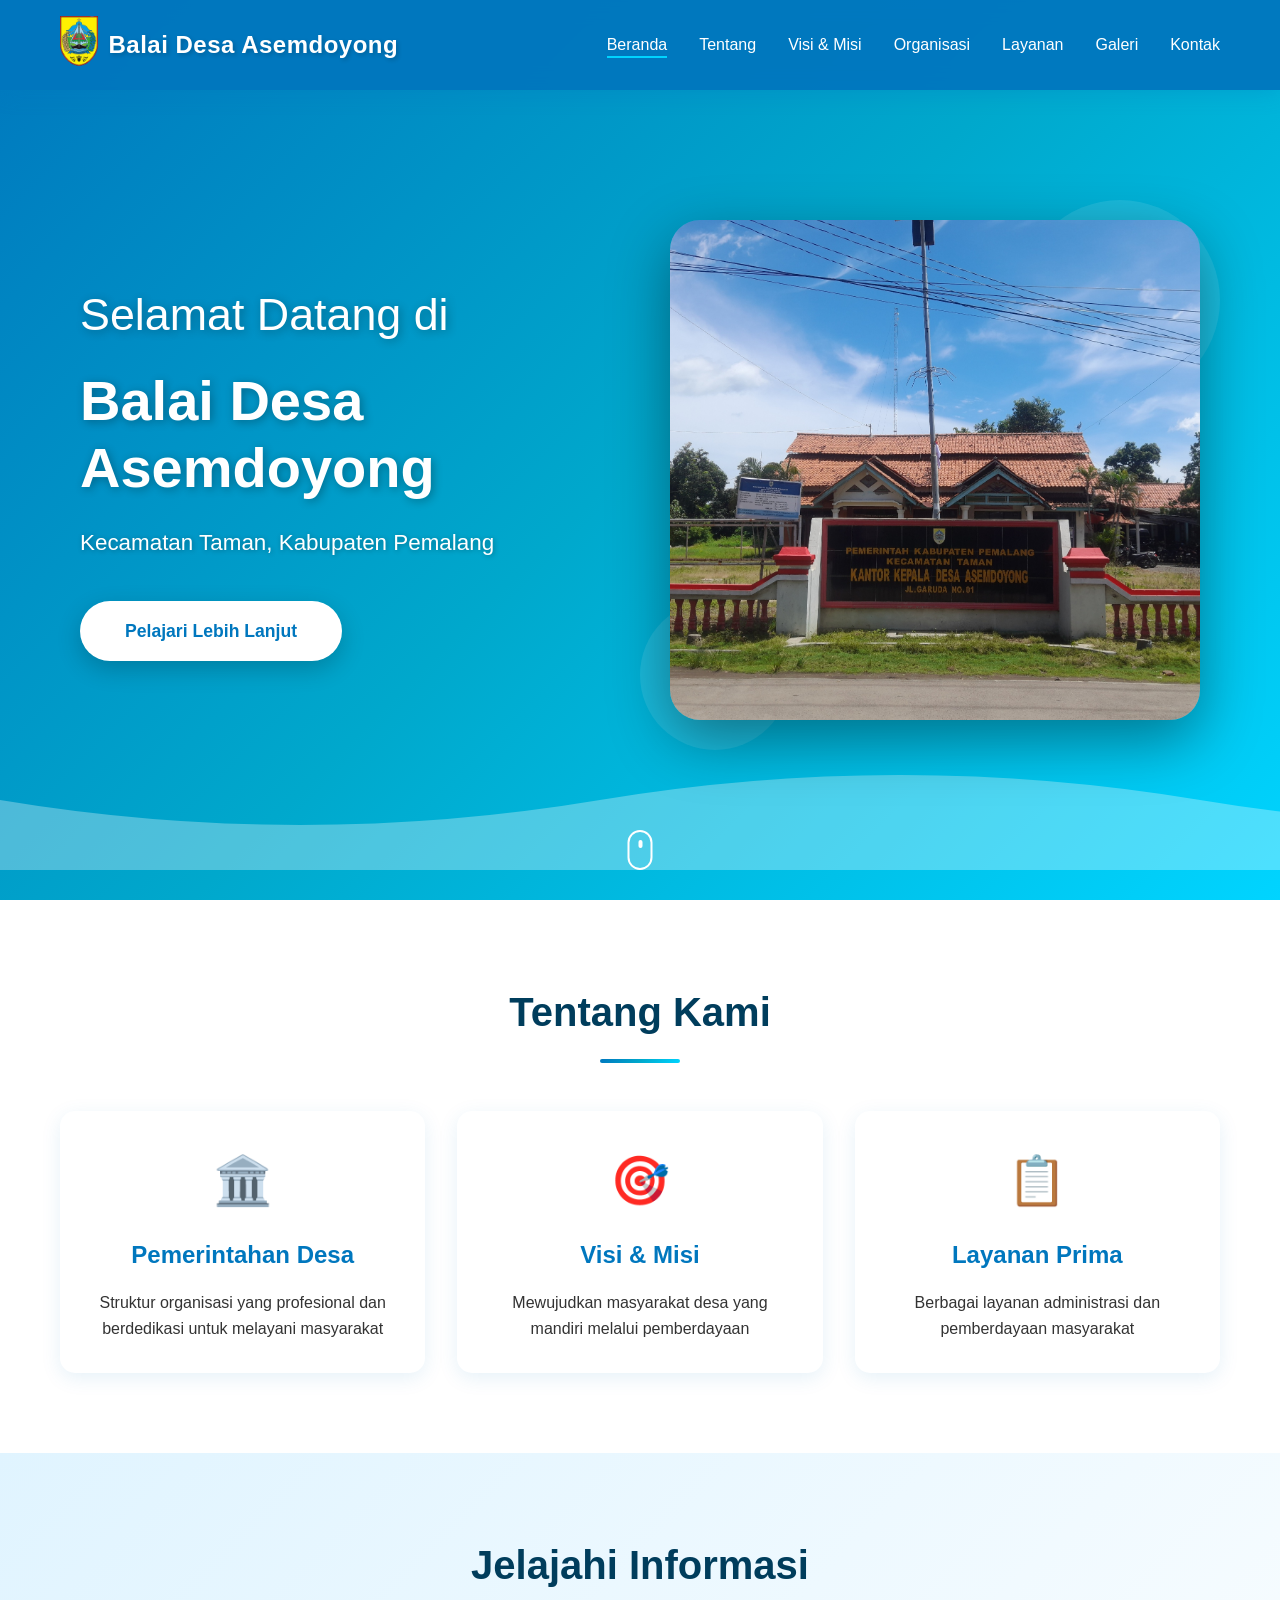
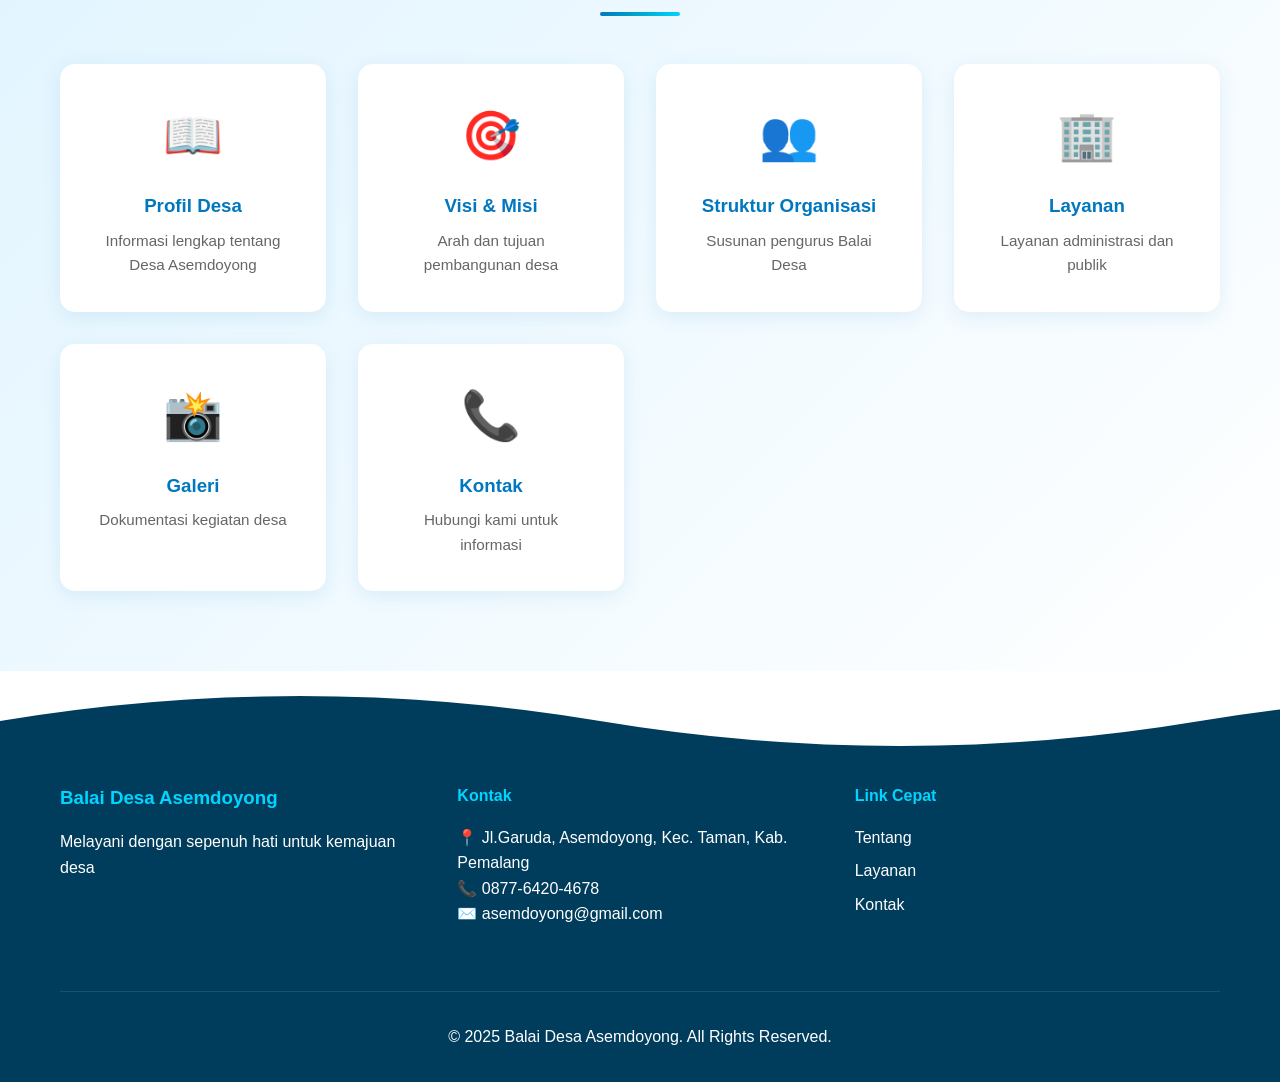
<file: index.html>
<!DOCTYPE html>
<html lang="id">
<head>
    <meta charset="UTF-8">
    <meta name="viewport" content="width=device-width, initial-scale=1.0">
    <title>Balai Desa Asemdoyong</title>
    <link rel="stylesheet" href="assets/css/style.css">
</head>
<body>
    <!-- Navbar -->
    <nav class="navbar">
        <div class="container">
            <div class="nav-brand">
               <a href="index.html">
    <img src="assets/img/logo1.png" alt="Logo Desa" class="logo"></a>
                <h2>Balai Desa Asemdoyong</h2>
            </div>
            <button class="nav-toggle" id="navToggle">
                <span></span>
                <span></span>
                <span></span>
            </button>
            <ul class="nav-menu" id="navMenu">
                <li><a href="index.html" class="active">Beranda</a></li>
                <li><a href="pages/about.html">Tentang</a></li>
                <li><a href="pages/visi-misi.html">Visi & Misi</a></li>
                <li><a href="pages/organisasi.html">Organisasi</a></li>
                <li><a href="pages/layanan.html">Layanan</a></li>
                <li><a href="pages/galeri.html">Galeri</a></li>
                <li><a href="pages/kontak.html">Kontak</a></li>
            </ul>
        </div>
    </nav>

    <!-- Hero Section -->
    <div class="hero">
        <div class="hero-inner">
            <div class="hero-content">
                <h1 class="fade-in">Selamat Datang di</h1>
                <h2 class="fade-in-delay">Balai Desa Asemdoyong</h2>
                <p class="fade-in-delay-2">Kecamatan Taman, Kabupaten Pemalang</p>
                <a href="pages/about.html" class="btn-primary fade-in-delay-3">Pelajari Lebih Lanjut</a>
            </div>

            <div class="hero-image fade-in-delay-2">
                <img src="assets/img/kantor.jpg" alt="Kantor Desa Asemdoyong">
            </div>
        </div>

        <div class="wave-bg"></div>
        <div class="bubbles">
            <div class="bubble"></div>
            <div class="bubble"></div>
            <div class="bubble"></div>
            <div class="bubble"></div>
            <div class="bubble"></div>
            <div class="bubble"></div>
        </div>

        <div class="scroll-indicator">
            <div class="mouse"></div>
        </div>
    </div>

    <!-- Highlight Section -->
    <section class="highlight">
        <div class="container">
            <h2 class="section-title">Tentang Kami</h2>
            <div class="highlight-grid">
                <div class="highlight-card">
                    <div class="icon">🏛️</div>
                    <h3>Pemerintahan Desa</h3>
                    <p>Struktur organisasi yang profesional dan berdedikasi untuk melayani masyarakat</p>
                </div>
                <div class="highlight-card">
                    <div class="icon">🎯</div>
                    <h3>Visi & Misi</h3>
                    <p>Mewujudkan masyarakat desa yang mandiri melalui pemberdayaan</p>
                </div>
                <div class="highlight-card">
                    <div class="icon">📋</div>
                    <h3>Layanan Prima</h3>
                    <p>Berbagai layanan administrasi dan pemberdayaan masyarakat</p>
                </div>
            </div>
        </div>
    </section>

    <!-- Menu Section -->
    <section class="menu-section">
        <div class="container">
            <h2 class="section-title">Jelajahi Informasi</h2>
            <div class="menu-grid">
                <a href="pages/about.html" class="menu-card">
                    <div class="menu-icon">📖</div>
                    <h3>Profil Desa</h3>
                    <p>Informasi lengkap tentang Desa Asemdoyong</p>
                </a>
                <a href="pages/visi-misi.html" class="menu-card">
                    <div class="menu-icon">🎯</div>
                    <h3>Visi & Misi</h3>
                    <p>Arah dan tujuan pembangunan desa</p>
                </a>
                <a href="pages/organisasi.html" class="menu-card">
                    <div class="menu-icon">👥</div>
                    <h3>Struktur Organisasi</h3>
                    <p>Susunan pengurus Balai Desa</p>
                </a>
                <a href="pages/layanan.html" class="menu-card">
                    <div class="menu-icon">🏢</div>
                    <h3>Layanan</h3>
                    <p>Layanan administrasi dan publik</p>
                </a>
                <a href="pages/galeri.html" class="menu-card">
                    <div class="menu-icon">📸</div>
                    <h3>Galeri</h3>
                    <p>Dokumentasi kegiatan desa</p>
                </a>
                <a href="pages/kontak.html" class="menu-card">
                    <div class="menu-icon">📞</div>
                    <h3>Kontak</h3>
                    <p>Hubungi kami untuk informasi</p>
                </a>
            </div>
        </div>
    </section>

    <!-- Footer -->
    <footer class="footer">
        <div class="wave-footer"></div>
        <div class="container">
            <div class="footer-content">
                <div class="footer-section">
                    <h3>Balai Desa Asemdoyong</h3>
                    <p>Melayani dengan sepenuh hati untuk kemajuan desa</p>
                </div>
                <div class="footer-section">
                    <h4>Kontak</h4>
                    <p>📍 Jl.Garuda, Asemdoyong, Kec. Taman, Kab. Pemalang</p>
                    <p>📞 0877-6420-4678</p>
                    <p>✉️ asemdoyong@gmail.com</p>
                </div>
                <div class="footer-section">
                    <h4>Link Cepat</h4>
                    <ul>
                        <li><a href="pages/about.html">Tentang</a></li>
                        <li><a href="pages/layanan.html">Layanan</a></li>
                        <li><a href="pages/kontak.html">Kontak</a></li>
                    </ul>
                </div>
            </div>
            <div class="footer-bottom">
                <p>&copy; 2025 Balai Desa Asemdoyong. All Rights Reserved.</p>
            </div>
        </div>
    </footer>

    <script src="assets/js/script.js"></script>
</body>
</html>
</file>
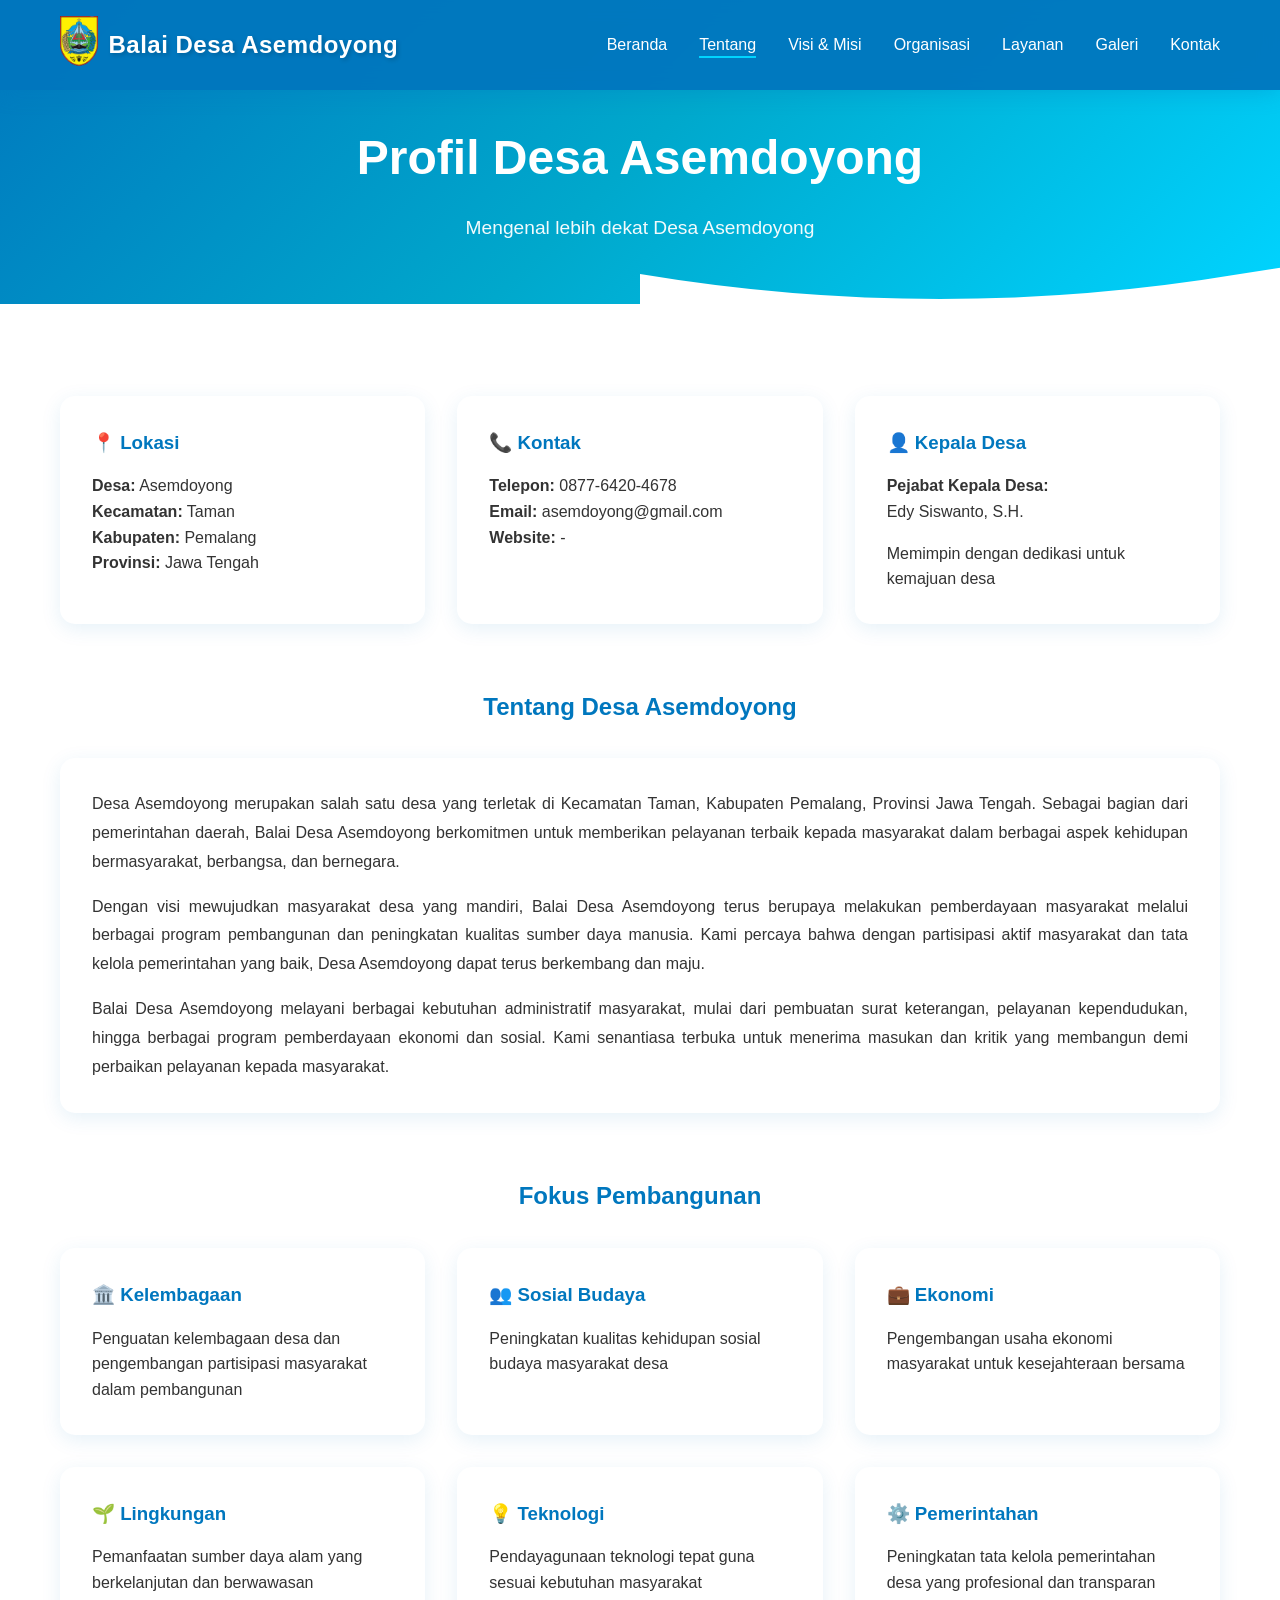
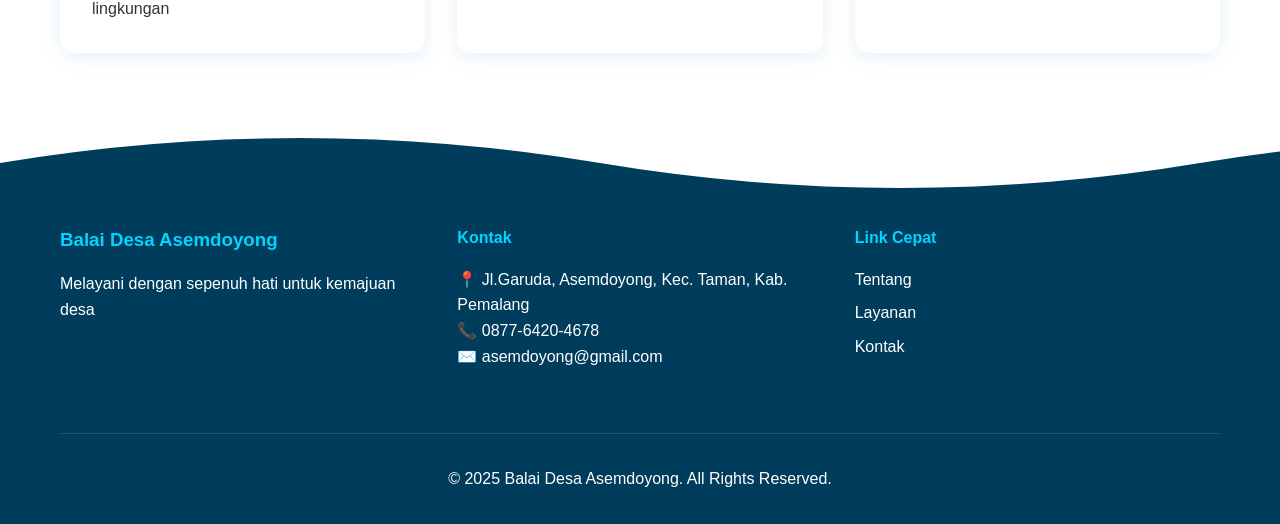
<file: pages/about.html>
<!DOCTYPE html>
<html lang="id">
<head>
    <meta charset="UTF-8">
    <meta name="viewport" content="width=device-width, initial-scale=1.0">
    <title>Tentang - Balai Desa Asemdoyong</title>
    <link rel="stylesheet" href="../assets/css/style.css">
</head>
<body>
    <!-- Navbar -->
    <nav class="navbar">
        <div class="container">
            <div class="nav-brand">
                <a href="about.html">
    <img src="../assets/img/logo1.png" alt="Logo Desa" class="logo"></a>
                <h2>Balai Desa Asemdoyong</h2>
            </div>
            <button class="nav-toggle" id="navToggle">
                <span></span>
                <span></span>
                <span></span>
            </button>
            <ul class="nav-menu" id="navMenu">
                <li><a href="../index.html">Beranda</a></li>
                <li><a href="about.html" class="active">Tentang</a></li>
                <li><a href="visi-misi.html">Visi & Misi</a></li>
                <li><a href="organisasi.html">Organisasi</a></li>
                <li><a href="layanan.html">Layanan</a></li>
                <li><a href="galeri.html">Galeri</a></li>
                <li><a href="kontak.html">Kontak</a></li>
            </ul>
        </div>
    </nav>

    <!-- Page Header -->
    <section class="page-header">
        <div class="container">
            <h1>Profil Desa Asemdoyong</h1>
            <p>Mengenal lebih dekat Desa Asemdoyong</p>
        </div>
    </section>

    <!-- Page Content -->
    <section class="page-content">
        <div class="container">
            <div class="info-grid">
                <div class="info-card">
                    <h3>📍 Lokasi</h3>
                    <p><strong>Desa:</strong> Asemdoyong</p>
                    <p><strong>Kecamatan:</strong> Taman</p>
                    <p><strong>Kabupaten:</strong> Pemalang</p>
                    <p><strong>Provinsi:</strong> Jawa Tengah</p>
                </div>

                <div class="info-card">
                    <h3>📞 Kontak</h3>
                    <p><strong>Telepon:</strong> 0877-6420-4678</p>
                    <p><strong>Email:</strong> asemdoyong@gmail.com</p>
                    <p><strong>Website:</strong> -</p>
                </div>

                <div class="info-card">
                    <h3>👤 Kepala Desa</h3>
                    <p><strong>Pejabat Kepala Desa:</strong></p>
                    <p>Edy Siswanto, S.H.</p>
                    <p style="margin-top: 1rem;">Memimpin dengan dedikasi untuk kemajuan desa</p>
                </div>
            </div>

            <div style="margin-top: 4rem;">
                <h2 style="color: var(--primary); margin-bottom: 2rem; text-align: center;">Tentang Desa Asemdoyong</h2>
                <div class="info-card">
                    <p style="text-align: justify; line-height: 1.8;">
                        Desa Asemdoyong merupakan salah satu desa yang terletak di Kecamatan Taman, Kabupaten Pemalang, Provinsi Jawa Tengah. 
                        Sebagai bagian dari pemerintahan daerah, Balai Desa Asemdoyong berkomitmen untuk memberikan pelayanan terbaik kepada masyarakat 
                        dalam berbagai aspek kehidupan bermasyarakat, berbangsa, dan bernegara.
                    </p>
                    <p style="text-align: justify; line-height: 1.8; margin-top: 1rem;">
                        Dengan visi mewujudkan masyarakat desa yang mandiri, Balai Desa Asemdoyong terus berupaya melakukan pemberdayaan masyarakat 
                        melalui berbagai program pembangunan dan peningkatan kualitas sumber daya manusia. Kami percaya bahwa dengan partisipasi aktif 
                        masyarakat dan tata kelola pemerintahan yang baik, Desa Asemdoyong dapat terus berkembang dan maju.
                    </p>
                    <p style="text-align: justify; line-height: 1.8; margin-top: 1rem;">
                        Balai Desa Asemdoyong melayani berbagai kebutuhan administratif masyarakat, mulai dari pembuatan surat keterangan, 
                        pelayanan kependudukan, hingga berbagai program pemberdayaan ekonomi dan sosial. Kami senantiasa terbuka untuk 
                        menerima masukan dan kritik yang membangun demi perbaikan pelayanan kepada masyarakat.
                    </p>
                </div>
            </div>

            <div style="margin-top: 4rem;">
                <h2 style="color: var(--primary); margin-bottom: 2rem; text-align: center;">Fokus Pembangunan</h2>
                <div class="info-grid">
                    <div class="info-card">
                        <h3>🏛️ Kelembagaan</h3>
                        <p>Penguatan kelembagaan desa dan pengembangan partisipasi masyarakat dalam pembangunan</p>
                    </div>

                    <div class="info-card">
                        <h3>👥 Sosial Budaya</h3>
                        <p>Peningkatan kualitas kehidupan sosial budaya masyarakat desa</p>
                    </div>

                    <div class="info-card">
                        <h3>💼 Ekonomi</h3>
                        <p>Pengembangan usaha ekonomi masyarakat untuk kesejahteraan bersama</p>
                    </div>

                    <div class="info-card">
                        <h3>🌱 Lingkungan</h3>
                        <p>Pemanfaatan sumber daya alam yang berkelanjutan dan berwawasan lingkungan</p>
                    </div>

                    <div class="info-card">
                        <h3>💡 Teknologi</h3>
                        <p>Pendayagunaan teknologi tepat guna sesuai kebutuhan masyarakat</p>
                    </div>

                    <div class="info-card">
                        <h3>⚙️ Pemerintahan</h3>
                        <p>Peningkatan tata kelola pemerintahan desa yang profesional dan transparan</p>
                    </div>
                </div>
            </div>
        </div>
    </section>

    <!-- Footer -->
    <footer class="footer">
        <div class="wave-footer"></div>
        <div class="container">
            <div class="footer-content">
                <div class="footer-section">
                    <h3>Balai Desa Asemdoyong</h3>
                    <p>Melayani dengan sepenuh hati untuk kemajuan desa</p>
                </div>
                <div class="footer-section">
                    <h4>Kontak</h4>
                    <p>📍 Jl.Garuda, Asemdoyong, Kec. Taman, Kab. Pemalang</p>
                    <p>📞 0877-6420-4678</p>
                    <p>✉️ asemdoyong@gmail.com</p>
                </div>
                <div class="footer-section">
                    <h4>Link Cepat</h4>
                    <ul>
                        <li><a href="about.html">Tentang</a></li>
                        <li><a href="layanan.html">Layanan</a></li>
                        <li><a href="kontak.html">Kontak</a></li>
                    </ul>
                </div>
            </div>
            <div class="footer-bottom">
                <p>&copy; 2025 Balai Desa Asemdoyong. All Rights Reserved.</p>
            </div>
        </div>
    </footer>

    <script src="../assets/js/script.js"></script>
</body>
</html>
</file>
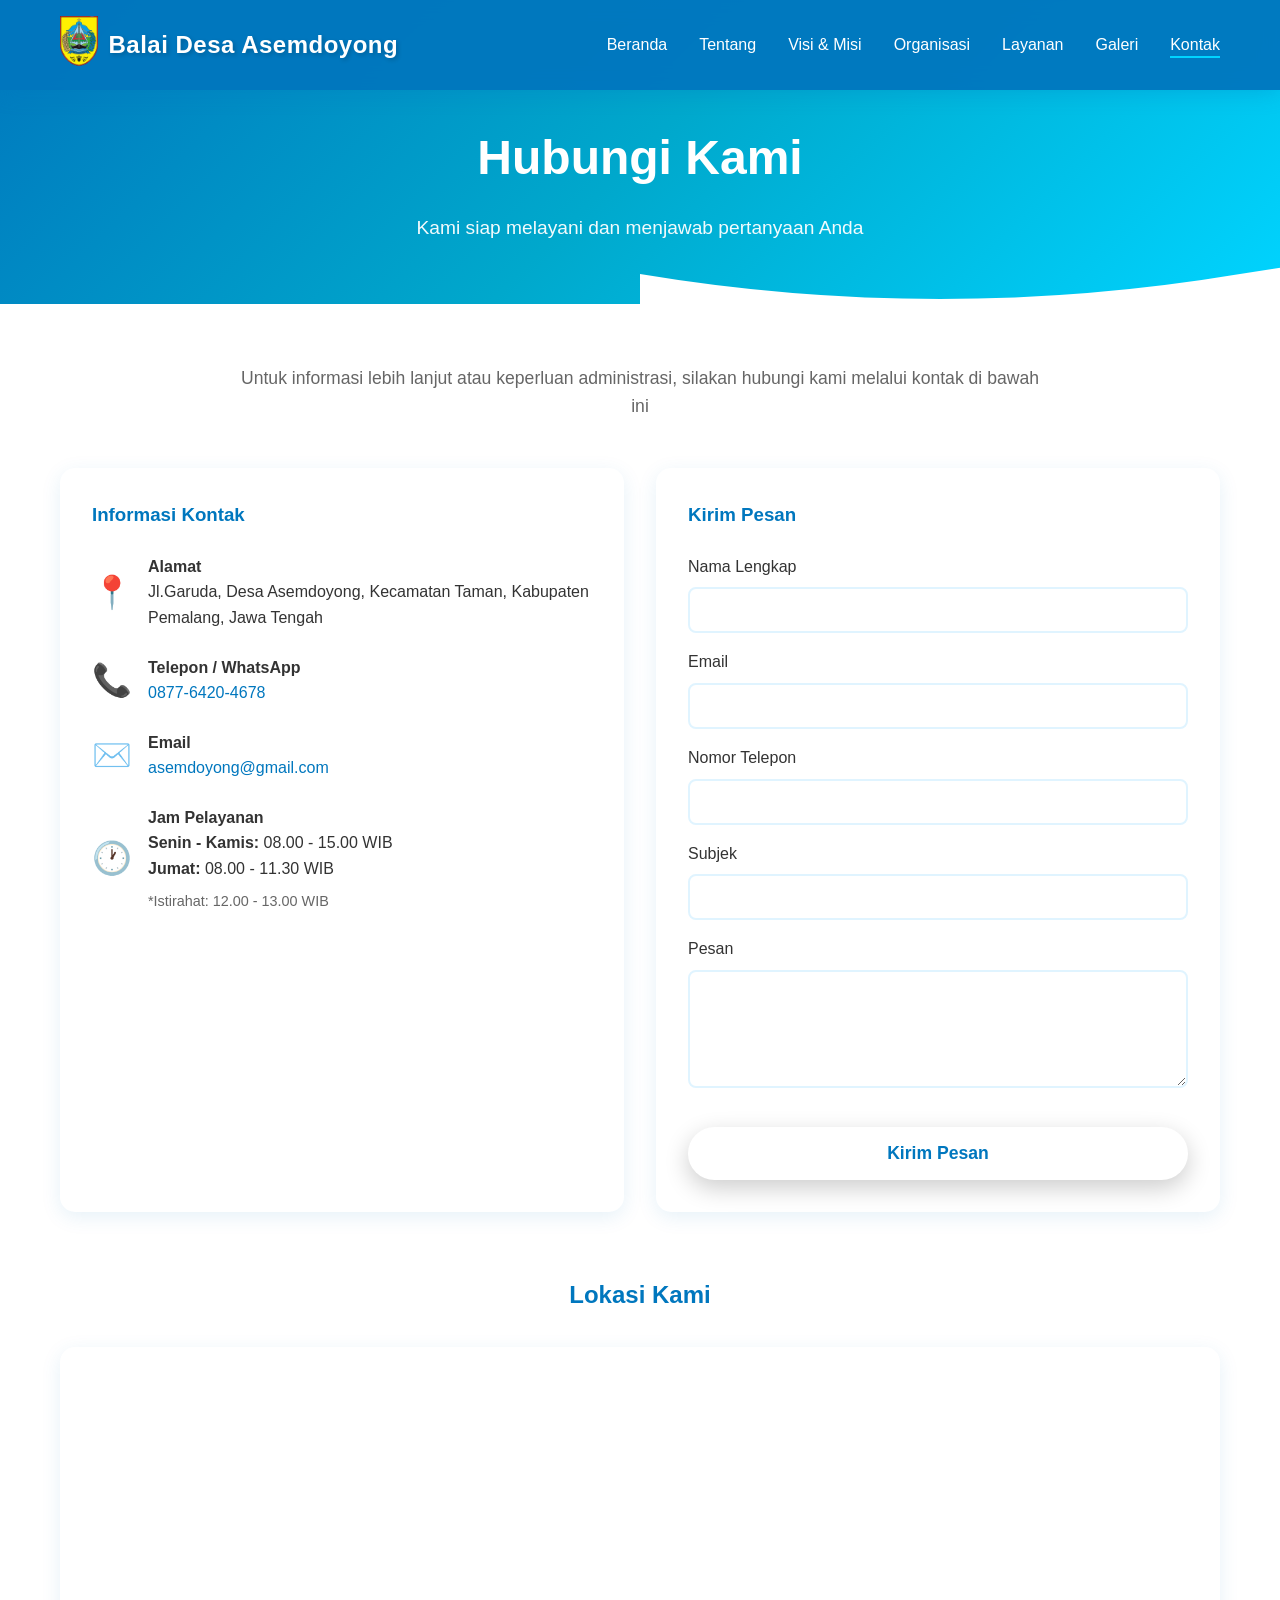
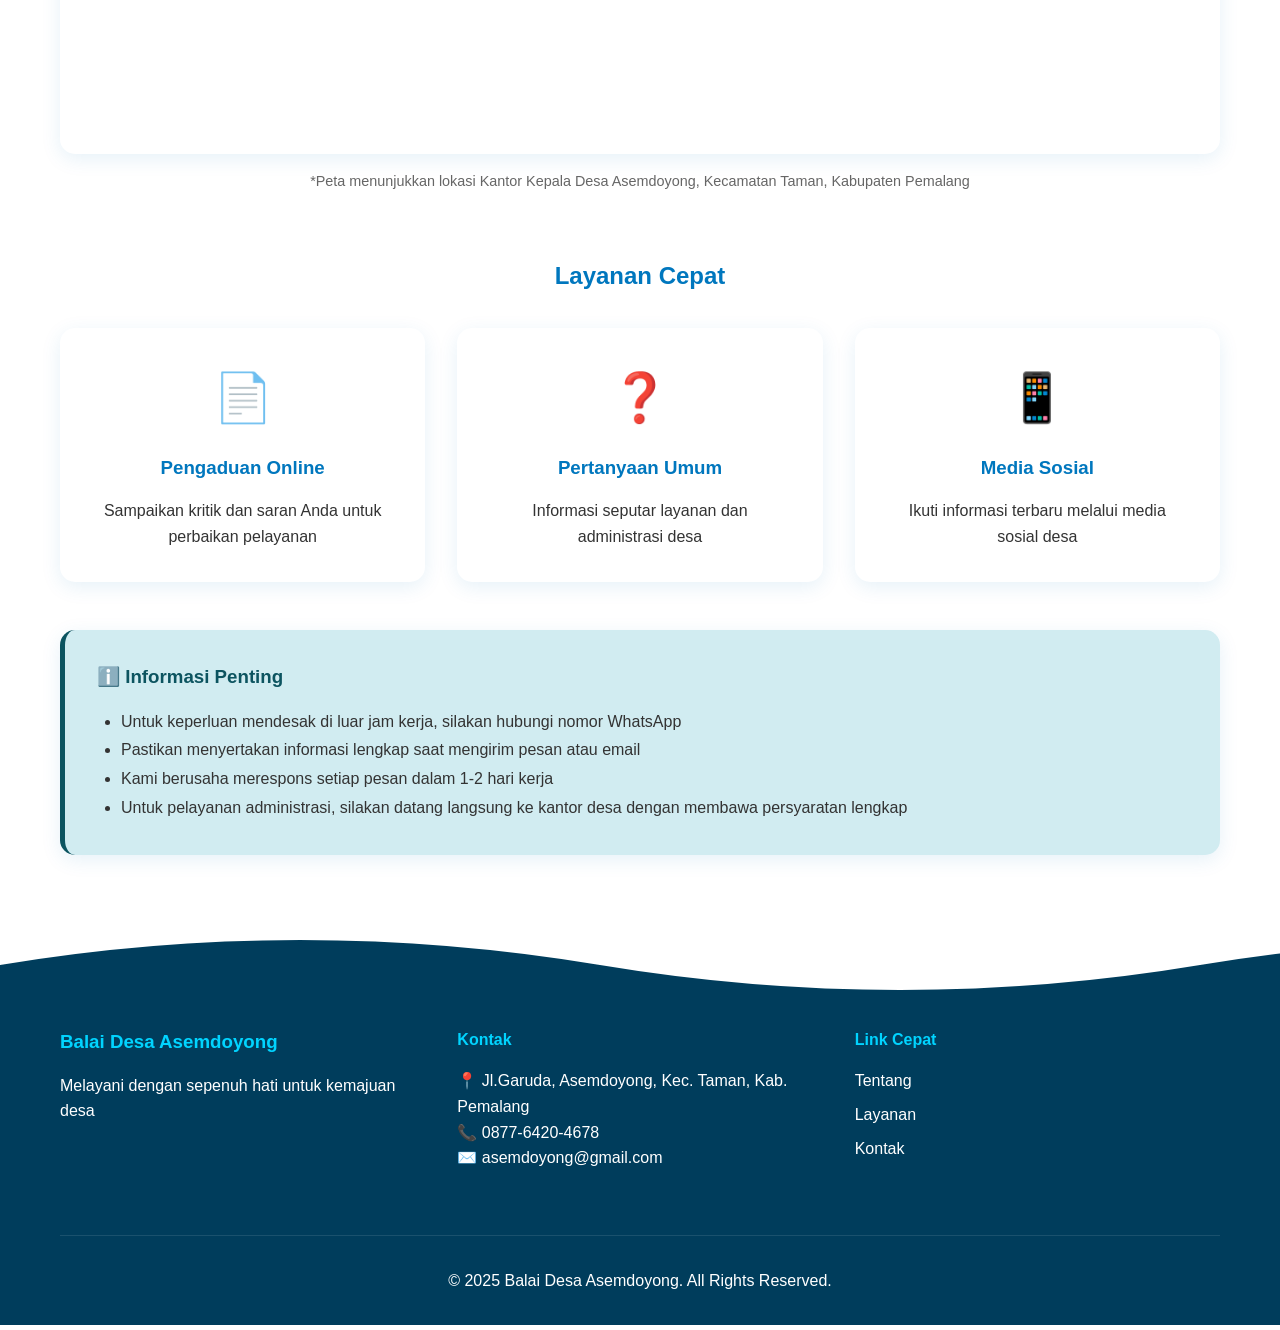
<file: pages/kontak.html>
<!DOCTYPE html>
<html lang="id">
<head>
    <meta charset="UTF-8">
    <meta name="viewport" content="width=device-width, initial-scale=1.0">
    <title>Kontak - Balai Desa Asemdoyong</title>
    <link rel="stylesheet" href="../assets/css/style.css">
</head>
<body>
    <!-- Navbar -->
    <nav class="navbar">
        <div class="container">
            <div class="nav-brand">
                 <a href="kontak.html">
    <img src="../assets/img/logo1.png" alt="Logo Desa" class="logo"></a>
                <h2>Balai Desa Asemdoyong</h2>
            </div>
            <button class="nav-toggle" id="navToggle">
                <span></span>
                <span></span>
                <span></span>
            </button>
            <ul class="nav-menu" id="navMenu">
                <li><a href="../index.html">Beranda</a></li>
                <li><a href="about.html">Tentang</a></li>
                <li><a href="visi-misi.html">Visi & Misi</a></li>
                <li><a href="organisasi.html">Organisasi</a></li>
                <li><a href="layanan.html">Layanan</a></li>
                <li><a href="galeri.html">Galeri</a></li>
                <li><a href="kontak.html" class="active">Kontak</a></li>
            </ul>
        </div>
    </nav>

    <!-- Page Header -->
    <section class="page-header">
        <div class="container">
            <h1>Hubungi Kami</h1>
            <p>Kami siap melayani dan menjawab pertanyaan Anda</p>
        </div>
    </section>

    <!-- Page Content -->
    <section class="page-content">
        <div class="container">
            <div style="text-align: center; margin-bottom: 3rem;">
                <p style="font-size: 1.1rem; color: #666; max-width: 800px; margin: 0 auto;">
                    Untuk informasi lebih lanjut atau keperluan administrasi, silakan hubungi kami melalui kontak di bawah ini
                </p>
            </div>

            <!-- Contact Information -->
            <div class="contact-grid">
                <div class="contact-info">
                    <h3 style="color: var(--primary); margin-bottom: 1.5rem;">Informasi Kontak</h3>
                    
                    <div class="info-item">
                        <div class="icon">📍</div>
                        <div>
                            <h4>Alamat</h4>
                            <p>Jl.Garuda, Desa Asemdoyong, Kecamatan Taman, Kabupaten Pemalang, Jawa Tengah</p>
                        </div>
                    </div>

                    <div class="info-item">
                        <div class="icon">📞</div>
                        <div>
                            <h4>Telepon / WhatsApp</h4>
                            <p><a href="tel:087764204678" style="color: var(--primary); text-decoration: none;">0877-6420-4678</a></p>
                        </div>
                    </div>

                    <div class="info-item">
                        <div class="icon">✉️</div>
                        <div>
                            <h4>Email</h4>
                            <p><a href="mailto:asemdoyong@gmail.com" style="color: var(--primary); text-decoration: none;">asemdoyong@gmail.com</a></p>
                        </div>
                    </div>

                    <div class="info-item">
                        <div class="icon">🕐</div>
                        <div>
                            <h4>Jam Pelayanan</h4>
                            <p><strong>Senin - Kamis:</strong> 08.00 - 15.00 WIB</p>
                            <p><strong>Jumat:</strong> 08.00 - 11.30 WIB</p>
                            <p style="margin-top: 0.5rem; font-size: 0.9rem; color: #666;">*Istirahat: 12.00 - 13.00 WIB</p>
                        </div>
                    </div>
                </div>

                <!-- Contact Form -->
                <div class="contact-info">
                    <h3 style="color: var(--primary); margin-bottom: 1.5rem;">Kirim Pesan</h3>
                    <form id="contactForm" style="display: flex; flex-direction: column; gap: 1rem;">
                        <div>
                            <label for="name" style="display: block; margin-bottom: 0.5rem; font-weight: 500;">Nama Lengkap</label>
                            <input type="text" id="name" name="name" required style="width: 100%; padding: 0.75rem; border: 2px solid #e0f4ff; border-radius: 8px; font-size: 1rem; transition: 0.3s;">
                        </div>

                        <div>
                            <label for="email" style="display: block; margin-bottom: 0.5rem; font-weight: 500;">Email</label>
                            <input type="email" id="email" name="email" required style="width: 100%; padding: 0.75rem; border: 2px solid #e0f4ff; border-radius: 8px; font-size: 1rem; transition: 0.3s;">
                        </div>

                        <div>
                            <label for="phone" style="display: block; margin-bottom: 0.5rem; font-weight: 500;">Nomor Telepon</label>
                            <input type="tel" id="phone" name="phone" style="width: 100%; padding: 0.75rem; border: 2px solid #e0f4ff; border-radius: 8px; font-size: 1rem; transition: 0.3s;">
                        </div>

                        <div>
                            <label for="subject" style="display: block; margin-bottom: 0.5rem; font-weight: 500;">Subjek</label>
                            <input type="text" id="subject" name="subject" required style="width: 100%; padding: 0.75rem; border: 2px solid #e0f4ff; border-radius: 8px; font-size: 1rem; transition: 0.3s;">
                        </div>

                        <div>
                            <label for="message" style="display: block; margin-bottom: 0.5rem; font-weight: 500;">Pesan</label>
                            <textarea id="message" name="message" rows="5" required style="width: 100%; padding: 0.75rem; border: 2px solid #e0f4ff; border-radius: 8px; font-size: 1rem; resize: vertical; transition: 0.3s;"></textarea>
                        </div>

                        <button type="submit" class="btn-primary" style="width: 100%; margin-top: 1rem; cursor: pointer; border: none;">Kirim Pesan</button>
                    </form>
                </div>
            </div>

            <!-- Map -->
            <div style="margin-top: 4rem;">
                <h2 style="color: var(--primary); margin-bottom: 2rem; text-align: center;">Lokasi Kami</h2>
                <div class="map-container">
                    <!-- Google Maps Embed - Koordinat umum Kecamatan Taman, Pemalang -->
                    <iframe
  src="https://www.google.com/maps?q=Kantor+Kepala+Desa+Asemdoyong,+Jalan+Garuda,+Asemdoyong,+Kec.+Taman,+Kab.+Pemalang&output=embed"
  width="100%"
  height="450"
  style="border:0;"
  allowfullscreen=""
  loading="lazy"
  referrerpolicy="no-referrer-when-downgrade">
</iframe>

                </div>
                <p style="text-align: center; margin-top: 1rem; color: #666; font-size: 0.9rem;">
                    *Peta menunjukkan lokasi Kantor Kepala Desa Asemdoyong, Kecamatan Taman, Kabupaten Pemalang
                </p>
            </div>

            <!-- Quick Links -->
            <div style="margin-top: 4rem;">
                <h2 style="color: var(--primary); margin-bottom: 2rem; text-align: center;">Layanan Cepat</h2>
                <div class="info-grid">
                    <div class="info-card" style="text-align: center;">
                        <div style="font-size: 3rem; margin-bottom: 1rem;">📄</div>
                        <h3>Pengaduan Online</h3>
                        <p>Sampaikan kritik dan saran Anda untuk perbaikan pelayanan</p>
                    </div>

                    <div class="info-card" style="text-align: center;">
                        <div style="font-size: 3rem; margin-bottom: 1rem;">❓</div>
                        <h3>Pertanyaan Umum</h3>
                        <p>Informasi seputar layanan dan administrasi desa</p>
                    </div>

                    <div class="info-card" style="text-align: center;">
                        <div style="font-size: 3rem; margin-bottom: 1rem;">📱</div>
                        <h3>Media Sosial</h3>
                        <p>Ikuti informasi terbaru melalui media sosial desa</p>
                    </div>
                </div>
            </div>

            <!-- Info Box -->
            <div style="margin-top: 3rem;">
                <div class="info-card" style="background: #d1ecf1; border-left: 5px solid #0c5460;">
                    <h3 style="color: #0c5460;">ℹ️ Informasi Penting</h3>
                    <ul style="margin-top: 1rem; padding-left: 1.5rem; line-height: 1.8;">
                        <li>Untuk keperluan mendesak di luar jam kerja, silakan hubungi nomor WhatsApp</li>
                        <li>Pastikan menyertakan informasi lengkap saat mengirim pesan atau email</li>
                        <li>Kami berusaha merespons setiap pesan dalam 1-2 hari kerja</li>
                        <li>Untuk pelayanan administrasi, silakan datang langsung ke kantor desa dengan membawa persyaratan lengkap</li>
                    </ul>
                </div>
            </div>
        </div>
    </section>

    <!-- Footer -->
    <footer class="footer">
        <div class="wave-footer"></div>
        <div class="container">
            <div class="footer-content">
                <div class="footer-section">
                    <h3>Balai Desa Asemdoyong</h3>
                    <p>Melayani dengan sepenuh hati untuk kemajuan desa</p>
                </div>
                <div class="footer-section">
                    <h4>Kontak</h4>
                    <p>📍 Jl.Garuda, Asemdoyong, Kec. Taman, Kab. Pemalang</p>
                    <p>📞 0877-6420-4678</p>
                    <p>✉️ asemdoyong@gmail.com</p>
                </div>
                <div class="footer-section">
                    <h4>Link Cepat</h4>
                    <ul>
                        <li><a href="about.html">Tentang</a></li>
                        <li><a href="layanan.html">Layanan</a></li>
                        <li><a href="kontak.html">Kontak</a></li>
                    </ul>
                </div>
            </div>
            <div class="footer-bottom">
                <p>&copy; 2025 Balai Desa Asemdoyong. All Rights Reserved.</p>
            </div>
        </div>
    </footer>

    <script src="../assets/js/script.js"></script>
    <style>
        input:focus, textarea:focus {
            outline: none;
            border-color: var(--secondary);
        }
    </style>
</body>
</html>
</file>
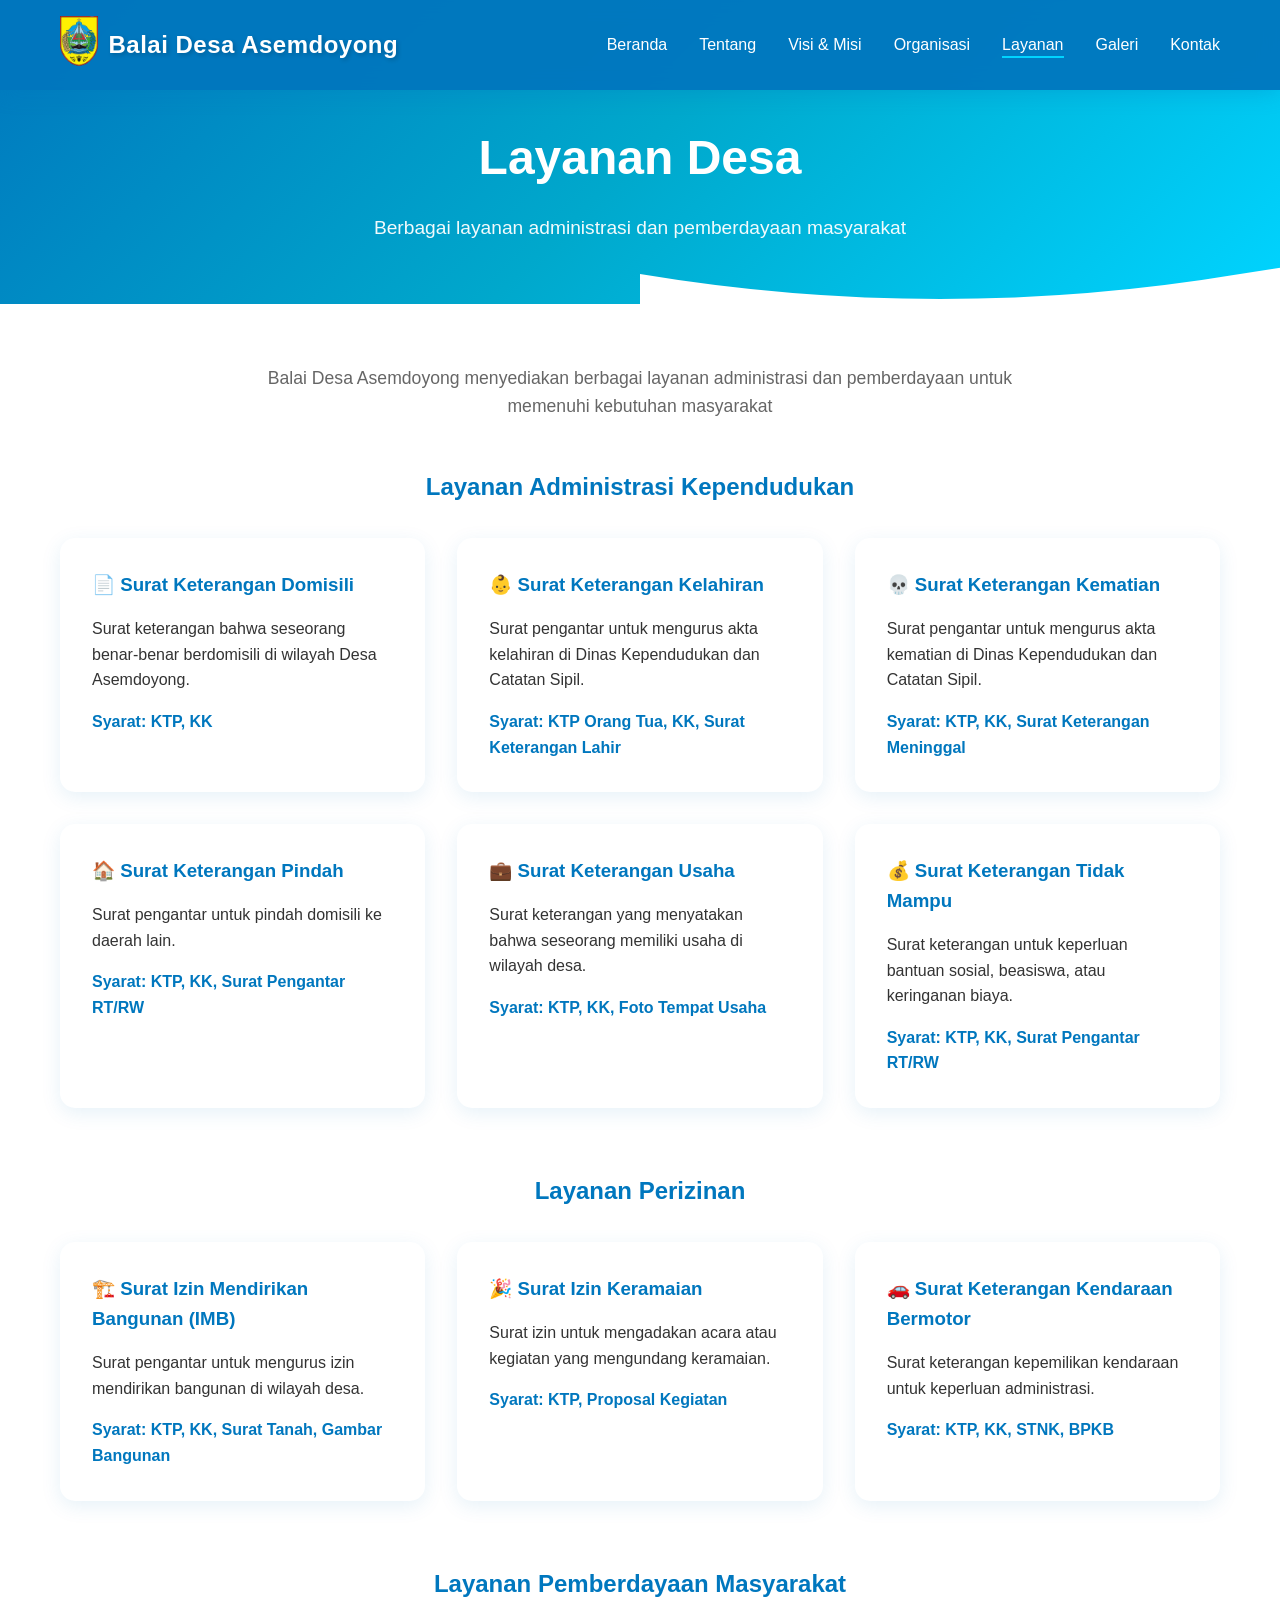
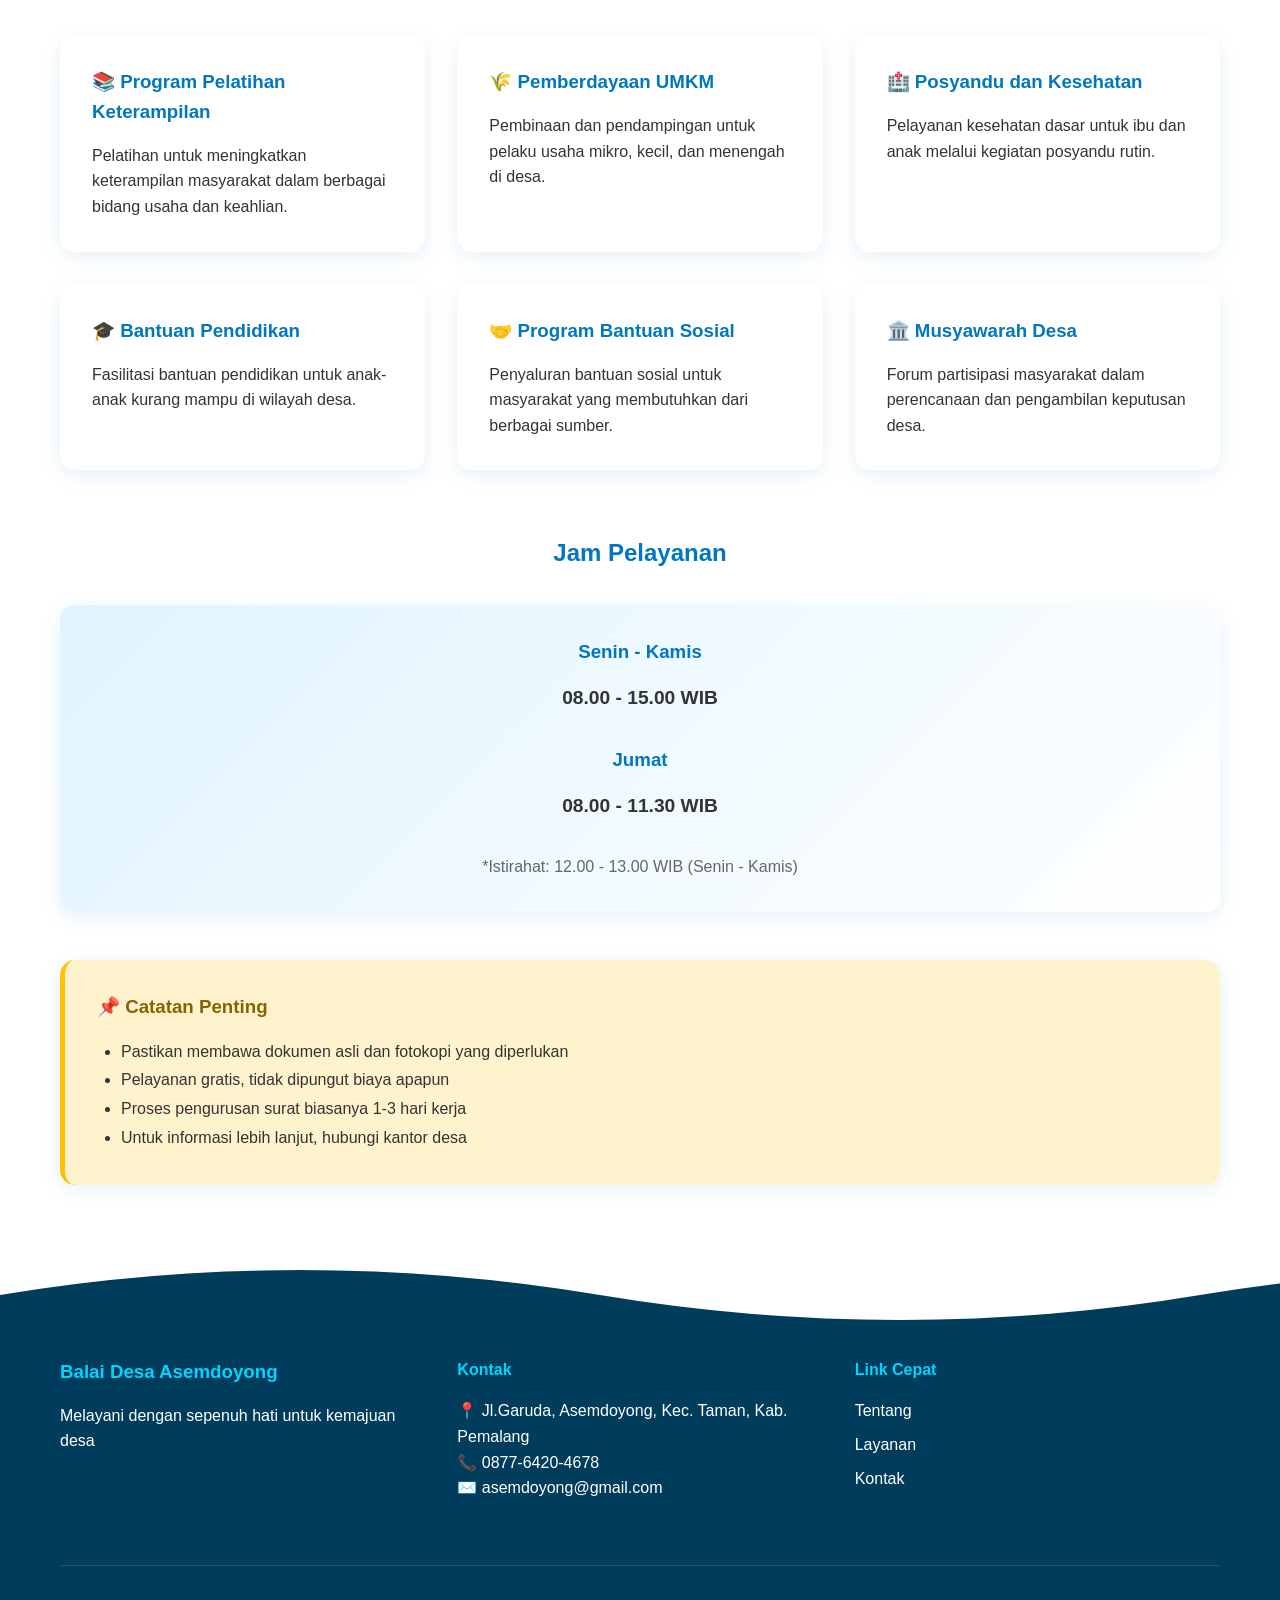
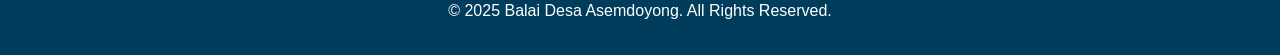
<file: pages/layanan.html>
<!DOCTYPE html>
<html lang="id">
<head>
    <meta charset="UTF-8">
    <meta name="viewport" content="width=device-width, initial-scale=1.0">
    <title>Layanan - Balai Desa Asemdoyong</title>
    <link rel="stylesheet" href="../assets/css/style.css">
</head>
<body>
    <!-- Navbar -->
    <nav class="navbar">
        <div class="container">
            <div class="nav-brand">
                 <a href="layanan.html">
    <img src="../assets/img/logo1.png" alt="Logo Desa" class="logo"></a>
                <h2>Balai Desa Asemdoyong</h2>
            </div>
            <button class="nav-toggle" id="navToggle">
                <span></span>
                <span></span>
                <span></span>
            </button>
            <ul class="nav-menu" id="navMenu">
                <li><a href="../index.html">Beranda</a></li>
                <li><a href="about.html">Tentang</a></li>
                <li><a href="visi-misi.html">Visi & Misi</a></li>
                <li><a href="organisasi.html">Organisasi</a></li>
                <li><a href="layanan.html" class="active">Layanan</a></li>
                <li><a href="galeri.html">Galeri</a></li>
                <li><a href="kontak.html">Kontak</a></li>
            </ul>
        </div>
    </nav>

    <!-- Page Header -->
    <section class="page-header">
        <div class="container">
            <h1>Layanan Desa</h1>
            <p>Berbagai layanan administrasi dan pemberdayaan masyarakat</p>
        </div>
    </section>

    <!-- Page Content -->
    <section class="page-content">
        <div class="container">
            <div style="text-align: center; margin-bottom: 3rem;">
                <p style="font-size: 1.1rem; color: #666; max-width: 800px; margin: 0 auto;">
                    Balai Desa Asemdoyong menyediakan berbagai layanan administrasi dan pemberdayaan untuk memenuhi kebutuhan masyarakat
                </p>
            </div>

            <!-- Layanan Administrasi -->
            <h2 style="color: var(--primary); margin-bottom: 2rem; text-align: center;">Layanan Administrasi Kependudukan</h2>
            <div class="info-grid">
                <div class="info-card">
                    <h3>📄 Surat Keterangan Domisili</h3>
                    <p>Surat keterangan bahwa seseorang benar-benar berdomisili di wilayah Desa Asemdoyong.</p>
                    <p style="margin-top: 1rem; color: var(--primary); font-weight: 600;">Syarat: KTP, KK</p>
                </div>

                <div class="info-card">
                    <h3>👶 Surat Keterangan Kelahiran</h3>
                    <p>Surat pengantar untuk mengurus akta kelahiran di Dinas Kependudukan dan Catatan Sipil.</p>
                    <p style="margin-top: 1rem; color: var(--primary); font-weight: 600;">Syarat: KTP Orang Tua, KK, Surat Keterangan Lahir</p>
                </div>

                <div class="info-card">
                    <h3>💀 Surat Keterangan Kematian</h3>
                    <p>Surat pengantar untuk mengurus akta kematian di Dinas Kependudukan dan Catatan Sipil.</p>
                    <p style="margin-top: 1rem; color: var(--primary); font-weight: 600;">Syarat: KTP, KK, Surat Keterangan Meninggal</p>
                </div>

                <div class="info-card">
                    <h3>🏠 Surat Keterangan Pindah</h3>
                    <p>Surat pengantar untuk pindah domisili ke daerah lain.</p>
                    <p style="margin-top: 1rem; color: var(--primary); font-weight: 600;">Syarat: KTP, KK, Surat Pengantar RT/RW</p>
                </div>

                <div class="info-card">
                    <h3>💼 Surat Keterangan Usaha</h3>
                    <p>Surat keterangan yang menyatakan bahwa seseorang memiliki usaha di wilayah desa.</p>
                    <p style="margin-top: 1rem; color: var(--primary); font-weight: 600;">Syarat: KTP, KK, Foto Tempat Usaha</p>
                </div>

                <div class="info-card">
                    <h3>💰 Surat Keterangan Tidak Mampu</h3>
                    <p>Surat keterangan untuk keperluan bantuan sosial, beasiswa, atau keringanan biaya.</p>
                    <p style="margin-top: 1rem; color: var(--primary); font-weight: 600;">Syarat: KTP, KK, Surat Pengantar RT/RW</p>
                </div>
            </div>

            <!-- Layanan Perizinan -->
            <h2 style="color: var(--primary); margin: 4rem 0 2rem; text-align: center;">Layanan Perizinan</h2>
            <div class="info-grid">
                <div class="info-card">
                    <h3>🏗️ Surat Izin Mendirikan Bangunan (IMB)</h3>
                    <p>Surat pengantar untuk mengurus izin mendirikan bangunan di wilayah desa.</p>
                    <p style="margin-top: 1rem; color: var(--primary); font-weight: 600;">Syarat: KTP, KK, Surat Tanah, Gambar Bangunan</p>
                </div>

                <div class="info-card">
                    <h3>🎉 Surat Izin Keramaian</h3>
                    <p>Surat izin untuk mengadakan acara atau kegiatan yang mengundang keramaian.</p>
                    <p style="margin-top: 1rem; color: var(--primary); font-weight: 600;">Syarat: KTP, Proposal Kegiatan</p>
                </div>

                <div class="info-card">
                    <h3>🚗 Surat Keterangan Kendaraan Bermotor</h3>
                    <p>Surat keterangan kepemilikan kendaraan untuk keperluan administrasi.</p>
                    <p style="margin-top: 1rem; color: var(--primary); font-weight: 600;">Syarat: KTP, KK, STNK, BPKB</p>
                </div>
            </div>

            <!-- Layanan Lainnya -->
            <h2 style="color: var(--primary); margin: 4rem 0 2rem; text-align: center;">Layanan Pemberdayaan Masyarakat</h2>
            <div class="info-grid">
                <div class="info-card">
                    <h3>📚 Program Pelatihan Keterampilan</h3>
                    <p>Pelatihan untuk meningkatkan keterampilan masyarakat dalam berbagai bidang usaha dan keahlian.</p>
                </div>

                <div class="info-card">
                    <h3>🌾 Pemberdayaan UMKM</h3>
                    <p>Pembinaan dan pendampingan untuk pelaku usaha mikro, kecil, dan menengah di desa.</p>
                </div>

                <div class="info-card">
                    <h3>🏥 Posyandu dan Kesehatan</h3>
                    <p>Pelayanan kesehatan dasar untuk ibu dan anak melalui kegiatan posyandu rutin.</p>
                </div>

                <div class="info-card">
                    <h3>🎓 Bantuan Pendidikan</h3>
                    <p>Fasilitasi bantuan pendidikan untuk anak-anak kurang mampu di wilayah desa.</p>
                </div>

                <div class="info-card">
                    <h3>🤝 Program Bantuan Sosial</h3>
                    <p>Penyaluran bantuan sosial untuk masyarakat yang membutuhkan dari berbagai sumber.</p>
                </div>

                <div class="info-card">
                    <h3>🏛️ Musyawarah Desa</h3>
                    <p>Forum partisipasi masyarakat dalam perencanaan dan pengambilan keputusan desa.</p>
                </div>
            </div>

            <!-- Info Jam Pelayanan -->
            <div style="margin-top: 4rem;">
                <h2 style="color: var(--primary); margin-bottom: 2rem; text-align: center;">Jam Pelayanan</h2>
                <div class="info-card" style="background: linear-gradient(135deg, #e0f4ff 0%, #ffffff 100%); text-align: center;">
                    <h3 style="color: var(--primary); margin-bottom: 1rem;">Senin - Kamis</h3>
                    <p style="font-size: 1.2rem; font-weight: 600;">08.00 - 15.00 WIB</p>
                    <h3 style="color: var(--primary); margin: 2rem 0 1rem;">Jumat</h3>
                    <p style="font-size: 1.2rem; font-weight: 600;">08.00 - 11.30 WIB</p>
                    <p style="margin-top: 2rem; color: #666;">*Istirahat: 12.00 - 13.00 WIB (Senin - Kamis)</p>
                </div>
            </div>

            <!-- Catatan Penting -->
            <div style="margin-top: 3rem;">
                <div class="info-card" style="background: #fff3cd; border-left: 5px solid #ffc107;">
                    <h3 style="color: #856404;">📌 Catatan Penting</h3>
                    <ul style="margin-top: 1rem; padding-left: 1.5rem; line-height: 1.8;">
                        <li>Pastikan membawa dokumen asli dan fotokopi yang diperlukan</li>
                        <li>Pelayanan gratis, tidak dipungut biaya apapun</li>
                        <li>Proses pengurusan surat biasanya 1-3 hari kerja</li>
                        <li>Untuk informasi lebih lanjut, hubungi kantor desa</li>
                    </ul>
                </div>
            </div>
        </div>
    </section>

    <!-- Footer -->
    <footer class="footer">
        <div class="wave-footer"></div>
        <div class="container">
            <div class="footer-content">
                <div class="footer-section">
                    <h3>Balai Desa Asemdoyong</h3>
                    <p>Melayani dengan sepenuh hati untuk kemajuan desa</p>
                </div>
                <div class="footer-section">
                    <h4>Kontak</h4>
                    <p>📍 Jl.Garuda, Asemdoyong, Kec. Taman, Kab. Pemalang</p>
                    <p>📞 0877-6420-4678</p>
                    <p>✉️ asemdoyong@gmail.com</p>
                </div>
                <div class="footer-section">
                    <h4>Link Cepat</h4>
                    <ul>
                        <li><a href="about.html">Tentang</a></li>
                        <li><a href="layanan.html">Layanan</a></li>
                        <li><a href="kontak.html">Kontak</a></li>
                    </ul>
                </div>
            </div>
            <div class="footer-bottom">
                <p>&copy; 2025 Balai Desa Asemdoyong. All Rights Reserved.</p>
            </div>
        </div>
    </footer>

    <script src="../assets/js/script.js"></script>
</body>
</html>
</file>
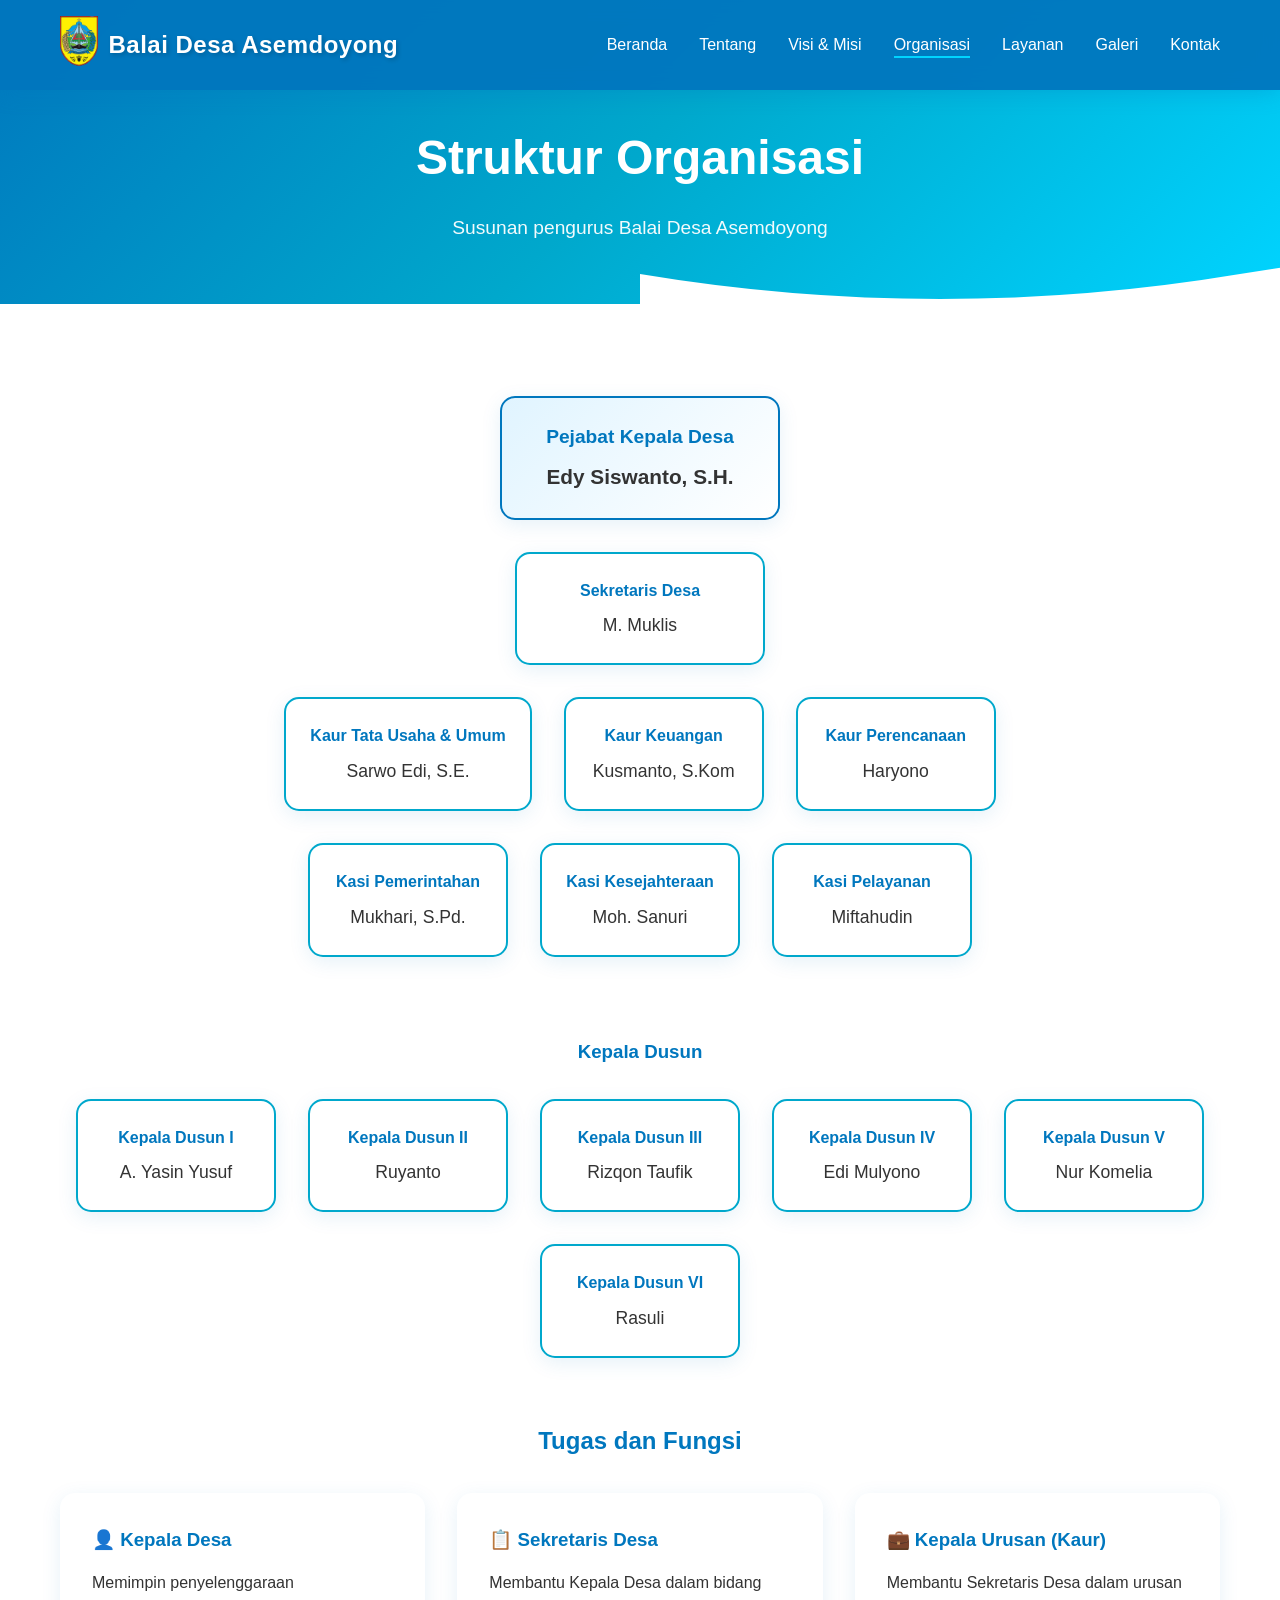
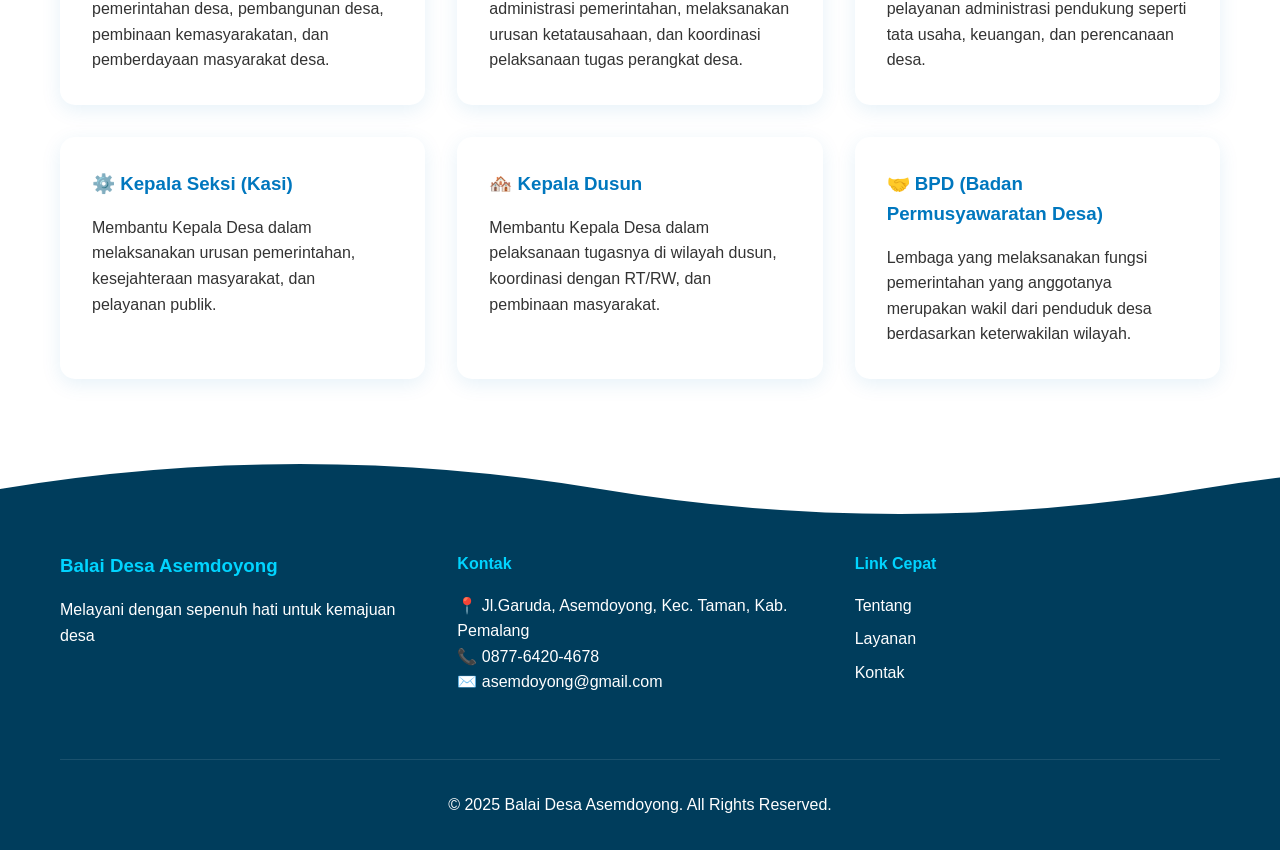
<file: pages/organisasi.html>
<!DOCTYPE html>
<html lang="id">
<head>
    <meta charset="UTF-8">
    <meta name="viewport" content="width=device-width, initial-scale=1.0">
    <title>Struktur Organisasi - Balai Desa Asemdoyong</title>
    <link rel="stylesheet" href="../assets/css/style.css">
</head>
<body>
    <!-- Navbar -->
    <nav class="navbar">
        <div class="container">
            <div class="nav-brand">
                 <a href="organisasi.html">
    <img src="../assets/img/logo1.png" alt="Logo Desa" class="logo"></a>
                <h2>Balai Desa Asemdoyong</h2>
            </div>
            <button class="nav-toggle" id="navToggle">
                <span></span>
                <span></span>
                <span></span>
            </button>
            <ul class="nav-menu" id="navMenu">
                <li><a href="../index.html">Beranda</a></li>
                <li><a href="about.html">Tentang</a></li>
                <li><a href="visi-misi.html">Visi & Misi</a></li>
                <li><a href="organisasi.html" class="active">Organisasi</a></li>
                <li><a href="layanan.html">Layanan</a></li>
                <li><a href="galeri.html">Galeri</a></li>
                <li><a href="kontak.html">Kontak</a></li>
            </ul>
        </div>
    </nav>

    <!-- Page Header -->
    <section class="page-header">
        <div class="container">
            <h1>Struktur Organisasi</h1>
            <p>Susunan pengurus Balai Desa Asemdoyong</p>
        </div>
    </section>

    <!-- Page Content -->
    <section class="page-content">
        <div class="container">
            <!-- Kepala Desa -->
            <div class="org-tree">
                <div class="org-level">
                    <div class="org-card" style="min-width: 280px; border-color: var(--primary); background: linear-gradient(135deg, #e0f4ff 0%, #ffffff 100%);">
                        <div class="position" style="font-size: 1.2rem; color: var(--primary);">Pejabat Kepala Desa</div>
                        <div class="name" style="font-size: 1.3rem; font-weight: 600;">Edy Siswanto, S.H.</div>
                    </div>
                </div>

                <!-- Sekretaris Desa -->
                <div class="org-level">
                    <div class="org-card" style="min-width: 250px;">
                        <div class="position">Sekretaris Desa</div>
                        <div class="name">M. Muklis</div>
                    </div>
                </div>

                <!-- Kepala Urusan -->
                <div class="org-level">
                    <div class="org-card">
                        <div class="position">Kaur Tata Usaha & Umum</div>
                        <div class="name">Sarwo Edi, S.E.</div>
                    </div>
                    <div class="org-card">
                        <div class="position">Kaur Keuangan</div>
                        <div class="name">Kusmanto, S.Kom</div>
                    </div>
                    <div class="org-card">
                        <div class="position">Kaur Perencanaan</div>
                        <div class="name">Haryono</div>
                    </div>
                </div>

                <!-- Kepala Seksi -->
                <div class="org-level">
                    <div class="org-card">
                        <div class="position">Kasi Pemerintahan</div>
                        <div class="name">Mukhari, S.Pd.</div>
                    </div>
                    <div class="org-card">
                        <div class="position">Kasi Kesejahteraan</div>
                        <div class="name">Moh. Sanuri</div>
                    </div>
                    <div class="org-card">
                        <div class="position">Kasi Pelayanan</div>
                        <div class="name">Miftahudin</div>
                    </div>
                </div>

                <!-- Kepala Dusun -->
                <div style="margin-top: 3rem;">
                    <h3 style="text-align: center; color: var(--primary); margin-bottom: 2rem;">Kepala Dusun</h3>
                    <div class="org-level">
                        <div class="org-card">
                            <div class="position">Kepala Dusun I</div>
                            <div class="name">A. Yasin Yusuf</div>
                        </div>
                        <div class="org-card">
                            <div class="position">Kepala Dusun II</div>
                            <div class="name">Ruyanto</div>
                        </div>
                        <div class="org-card">
                            <div class="position">Kepala Dusun III</div>
                            <div class="name">Rizqon Taufik</div>
                        </div>
                        <div class="org-card">
                            <div class="position">Kepala Dusun IV</div>
                            <div class="name">Edi Mulyono</div>
                        </div>
                        <div class="org-card">
                            <div class="position">Kepala Dusun V</div>
                            <div class="name">Nur Komelia</div>
                        </div>
                        <div class="org-card">
                            <div class="position">Kepala Dusun VI</div>
                            <div class="name">Rasuli</div>
                        </div>
                    </div>
                </div>
            </div>

            <!-- Penjelasan Tugas -->
            <div style="margin-top: 4rem;">
                <h2 style="color: var(--primary); margin-bottom: 2rem; text-align: center;">Tugas dan Fungsi</h2>
                <div class="info-grid">
                    <div class="info-card">
                        <h3>👤 Kepala Desa</h3>
                        <p>Memimpin penyelenggaraan pemerintahan desa, pembangunan desa, pembinaan kemasyarakatan, dan pemberdayaan masyarakat desa.</p>
                    </div>

                    <div class="info-card">
                        <h3>📋 Sekretaris Desa</h3>
                        <p>Membantu Kepala Desa dalam bidang administrasi pemerintahan, melaksanakan urusan ketatausahaan, dan koordinasi pelaksanaan tugas perangkat desa.</p>
                    </div>

                    <div class="info-card">
                        <h3>💼 Kepala Urusan (Kaur)</h3>
                        <p>Membantu Sekretaris Desa dalam urusan pelayanan administrasi pendukung seperti tata usaha, keuangan, dan perencanaan desa.</p>
                    </div>

                    <div class="info-card">
                        <h3>⚙️ Kepala Seksi (Kasi)</h3>
                        <p>Membantu Kepala Desa dalam melaksanakan urusan pemerintahan, kesejahteraan masyarakat, dan pelayanan publik.</p>
                    </div>

                    <div class="info-card">
                        <h3>🏘️ Kepala Dusun</h3>
                        <p>Membantu Kepala Desa dalam pelaksanaan tugasnya di wilayah dusun, koordinasi dengan RT/RW, dan pembinaan masyarakat.</p>
                    </div>

                    <div class="info-card">
                        <h3>🤝 BPD (Badan Permusyawaratan Desa)</h3>
                        <p>Lembaga yang melaksanakan fungsi pemerintahan yang anggotanya merupakan wakil dari penduduk desa berdasarkan keterwakilan wilayah.</p>
                    </div>
                </div>
            </div>
        </div>
    </section>

    <!-- Footer -->
    <footer class="footer">
        <div class="wave-footer"></div>
        <div class="container">
            <div class="footer-content">
                <div class="footer-section">
                    <h3>Balai Desa Asemdoyong</h3>
                    <p>Melayani dengan sepenuh hati untuk kemajuan desa</p>
                </div>
                <div class="footer-section">
                    <h4>Kontak</h4>
                    <p>📍 Jl.Garuda, Asemdoyong, Kec. Taman, Kab. Pemalang</p>
                    <p>📞 0877-6420-4678</p>
                    <p>✉️ asemdoyong@gmail.com</p>
                </div>
                <div class="footer-section">
                    <h4>Link Cepat</h4>
                    <ul>
                        <li><a href="about.html">Tentang</a></li>
                        <li><a href="layanan.html">Layanan</a></li>
                        <li><a href="kontak.html">Kontak</a></li>
                    </ul>
                </div>
            </div>
            <div class="footer-bottom">
                <p>&copy; 2025 Balai Desa Asemdoyong. All Rights Reserved.</p>
            </div>
        </div>
    </footer>

    <script src="../assets/js/script.js"></script>
</body>
</html>
</file>
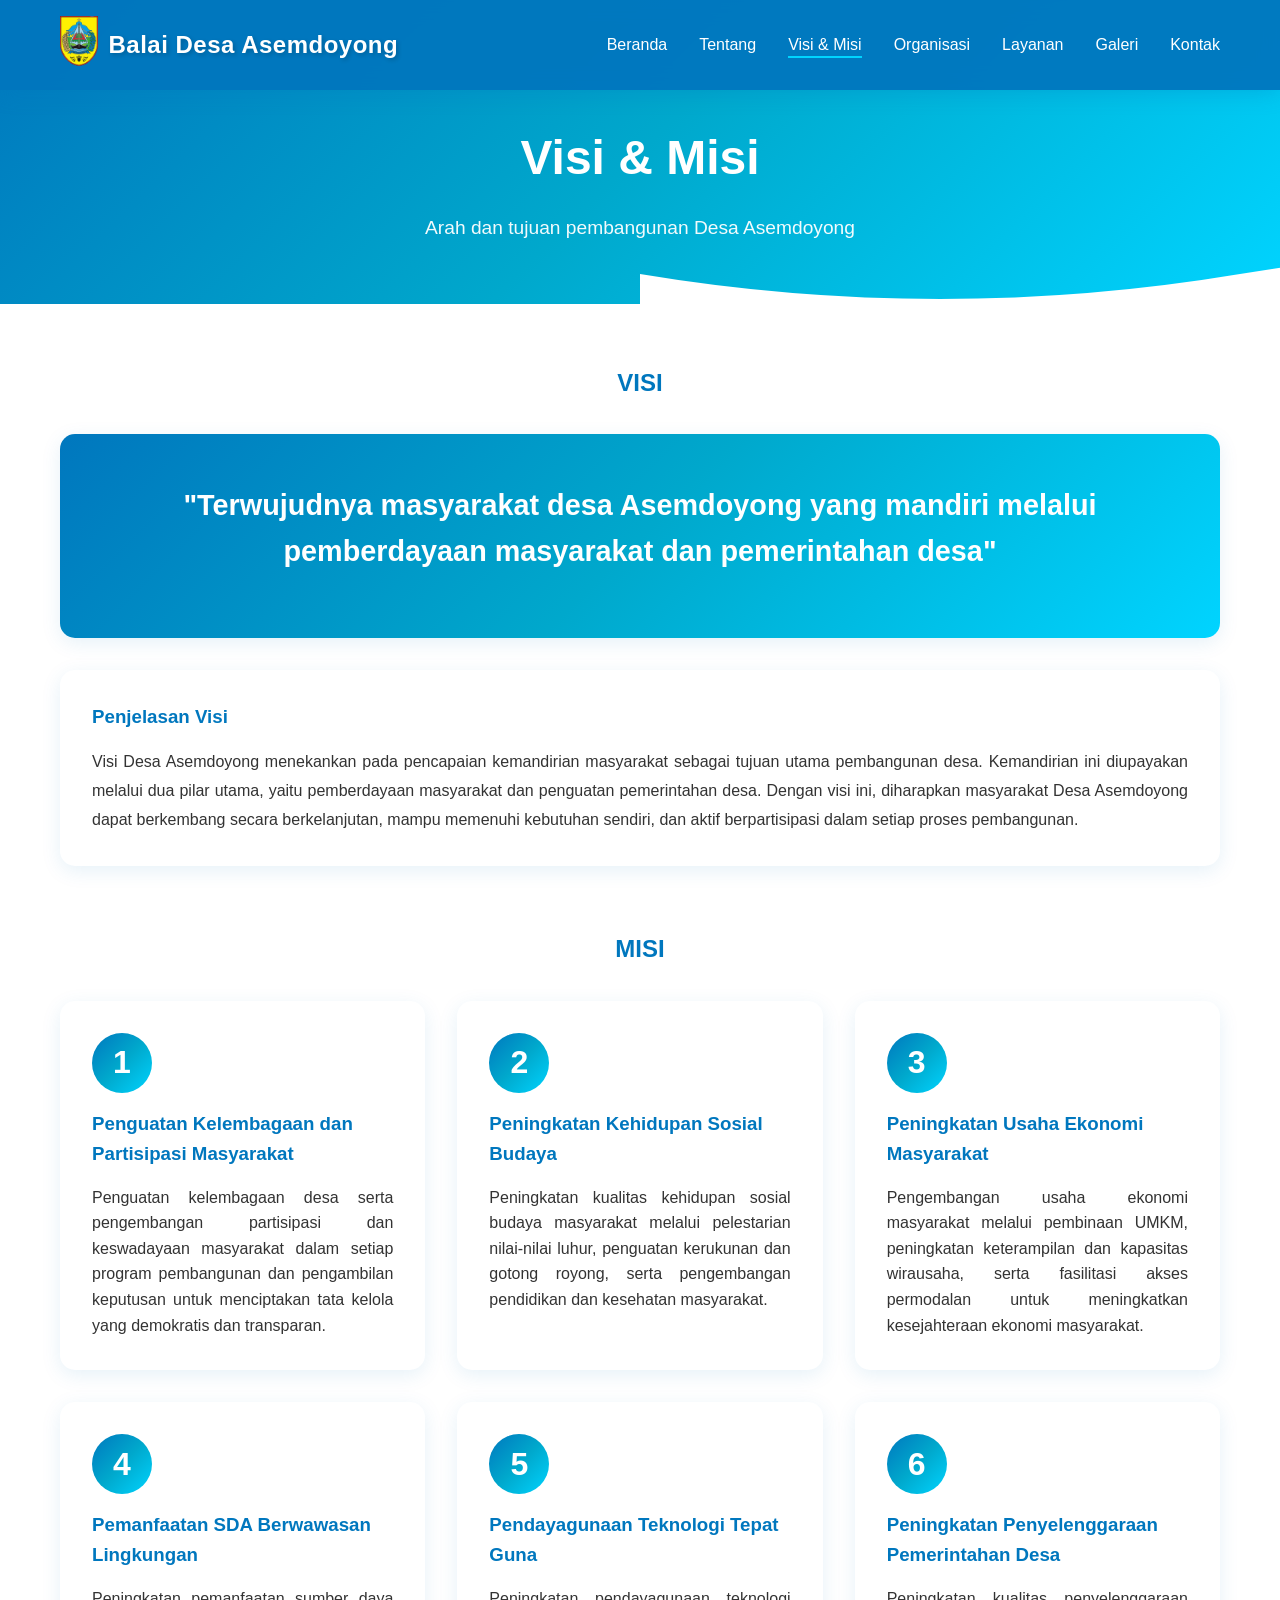
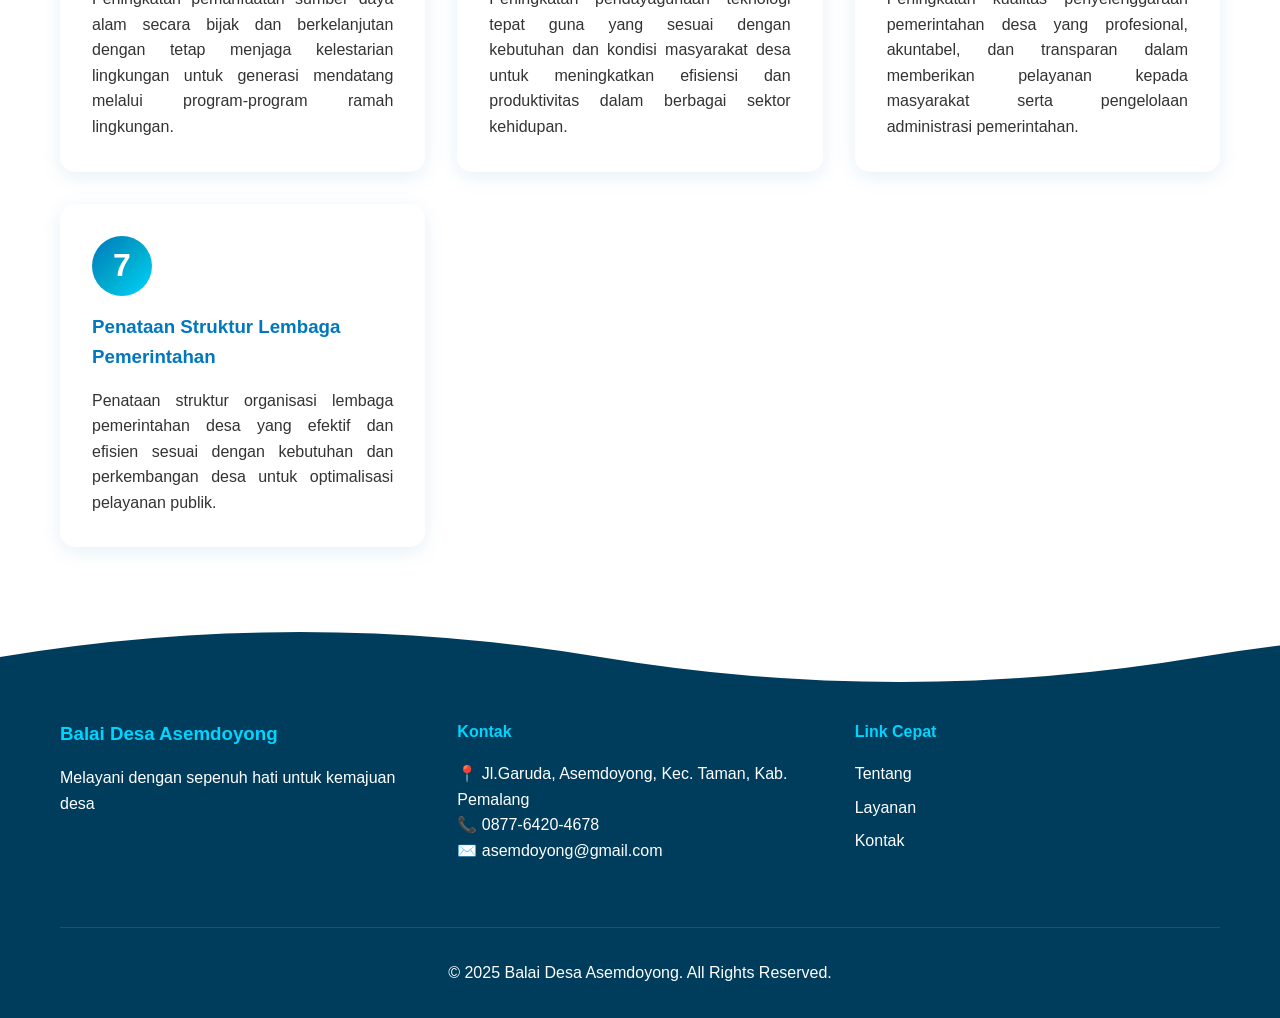
<file: pages/visi-misi.html>
<!DOCTYPE html>
<html lang="id">
<head>
    <meta charset="UTF-8">
    <meta name="viewport" content="width=device-width, initial-scale=1.0">
    <title>Visi & Misi - Balai Desa Asemdoyong</title>
    <link rel="stylesheet" href="../assets/css/style.css">
</head>
<body>
    <!-- Navbar -->
    <nav class="navbar">
        <div class="container">
            <div class="nav-brand">
                 <a href="visi-misi.html">
    <img src="../assets/img/logo1.png" alt="Logo Desa" class="logo"></a>
                <h2>Balai Desa Asemdoyong</h2>
            </div>
            <button class="nav-toggle" id="navToggle">
                <span></span>
                <span></span>
                <span></span>
            </button>
            <ul class="nav-menu" id="navMenu">
                <li><a href="../index.html">Beranda</a></li>
                <li><a href="about.html">Tentang</a></li>
                <li><a href="visi-misi.html" class="active">Visi & Misi</a></li>
                <li><a href="organisasi.html">Organisasi</a></li>
                <li><a href="layanan.html">Layanan</a></li>
                <li><a href="galeri.html">Galeri</a></li>
                <li><a href="kontak.html">Kontak</a></li>
            </ul>
        </div>
    </nav>

    <!-- Page Header -->
    <section class="page-header">
        <div class="container">
            <h1>Visi & Misi</h1>
            <p>Arah dan tujuan pembangunan Desa Asemdoyong</p>
        </div>
    </section>

    <!-- Page Content -->
    <section class="page-content">
        <div class="container">
            <!-- Visi -->
            <div style="margin-bottom: 4rem;">
                <h2 style="color: var(--primary); margin-bottom: 2rem; text-align: center;">VISI</h2>
                <div class="info-card" style="background: var(--gradient); color: var(--white); text-align: center; padding: 3rem 2rem;">
                    <h3 style="font-size: 1.8rem; line-height: 1.6; color: var(--white);">
                        "Terwujudnya masyarakat desa Asemdoyong yang mandiri melalui pemberdayaan masyarakat dan pemerintahan desa"
                    </h3>
                </div>
                <div class="info-card" style="margin-top: 2rem;">
                    <h3 style="color: var(--primary);">Penjelasan Visi</h3>
                    <p style="text-align: justify; line-height: 1.8;">
                        Visi Desa Asemdoyong menekankan pada pencapaian kemandirian masyarakat sebagai tujuan utama pembangunan desa. 
                        Kemandirian ini diupayakan melalui dua pilar utama, yaitu pemberdayaan masyarakat dan penguatan pemerintahan desa. 
                        Dengan visi ini, diharapkan masyarakat Desa Asemdoyong dapat berkembang secara berkelanjutan, mampu memenuhi kebutuhan 
                        sendiri, dan aktif berpartisipasi dalam setiap proses pembangunan.
                    </p>
                </div>
            </div>

            <!-- Misi -->
            <div>
                <h2 style="color: var(--primary); margin-bottom: 2rem; text-align: center;">MISI</h2>
                <div class="info-grid">
                    <div class="info-card">
                        <div style="background: var(--gradient); color: var(--white); width: 60px; height: 60px; border-radius: 50%; display: flex; align-items: center; justify-content: center; font-size: 2rem; font-weight: bold; margin-bottom: 1rem;">
                            1
                        </div>
                        <h3 style="color: var(--primary);">Penguatan Kelembagaan dan Partisipasi Masyarakat</h3>
                        <p style="text-align: justify; margin-top: 1rem;">
                            Penguatan kelembagaan desa serta pengembangan partisipasi dan keswadayaan masyarakat dalam setiap program 
                            pembangunan dan pengambilan keputusan untuk menciptakan tata kelola yang demokratis dan transparan.
                        </p>
                    </div>

                    <div class="info-card">
                        <div style="background: var(--gradient); color: var(--white); width: 60px; height: 60px; border-radius: 50%; display: flex; align-items: center; justify-content: center; font-size: 2rem; font-weight: bold; margin-bottom: 1rem;">
                            2
                        </div>
                        <h3 style="color: var(--primary);">Peningkatan Kehidupan Sosial Budaya</h3>
                        <p style="text-align: justify; margin-top: 1rem;">
                            Peningkatan kualitas kehidupan sosial budaya masyarakat melalui pelestarian nilai-nilai luhur, penguatan 
                            kerukunan dan gotong royong, serta pengembangan pendidikan dan kesehatan masyarakat.
                        </p>
                    </div>

                    <div class="info-card">
                        <div style="background: var(--gradient); color: var(--white); width: 60px; height: 60px; border-radius: 50%; display: flex; align-items: center; justify-content: center; font-size: 2rem; font-weight: bold; margin-bottom: 1rem;">
                            3
                        </div>
                        <h3 style="color: var(--primary);">Peningkatan Usaha Ekonomi Masyarakat</h3>
                        <p style="text-align: justify; margin-top: 1rem;">
                            Pengembangan usaha ekonomi masyarakat melalui pembinaan UMKM, peningkatan keterampilan dan kapasitas 
                            wirausaha, serta fasilitasi akses permodalan untuk meningkatkan kesejahteraan ekonomi masyarakat.
                        </p>
                    </div>

                    <div class="info-card">
                        <div style="background: var(--gradient); color: var(--white); width: 60px; height: 60px; border-radius: 50%; display: flex; align-items: center; justify-content: center; font-size: 2rem; font-weight: bold; margin-bottom: 1rem;">
                            4
                        </div>
                        <h3 style="color: var(--primary);">Pemanfaatan SDA Berwawasan Lingkungan</h3>
                        <p style="text-align: justify; margin-top: 1rem;">
                            Peningkatan pemanfaatan sumber daya alam secara bijak dan berkelanjutan dengan tetap menjaga kelestarian 
                            lingkungan untuk generasi mendatang melalui program-program ramah lingkungan.
                        </p>
                    </div>

                    <div class="info-card">
                        <div style="background: var(--gradient); color: var(--white); width: 60px; height: 60px; border-radius: 50%; display: flex; align-items: center; justify-content: center; font-size: 2rem; font-weight: bold; margin-bottom: 1rem;">
                            5
                        </div>
                        <h3 style="color: var(--primary);">Pendayagunaan Teknologi Tepat Guna</h3>
                        <p style="text-align: justify; margin-top: 1rem;">
                            Peningkatan pendayagunaan teknologi tepat guna yang sesuai dengan kebutuhan dan kondisi masyarakat desa 
                            untuk meningkatkan efisiensi dan produktivitas dalam berbagai sektor kehidupan.
                        </p>
                    </div>

                    <div class="info-card">
                        <div style="background: var(--gradient); color: var(--white); width: 60px; height: 60px; border-radius: 50%; display: flex; align-items: center; justify-content: center; font-size: 2rem; font-weight: bold; margin-bottom: 1rem;">
                            6
                        </div>
                        <h3 style="color: var(--primary);">Peningkatan Penyelenggaraan Pemerintahan Desa</h3>
                        <p style="text-align: justify; margin-top: 1rem;">
                            Peningkatan kualitas penyelenggaraan pemerintahan desa yang profesional, akuntabel, dan transparan dalam 
                            memberikan pelayanan kepada masyarakat serta pengelolaan administrasi pemerintahan.
                        </p>
                    </div>

                    <div class="info-card">
                        <div style="background: var(--gradient); color: var(--white); width: 60px; height: 60px; border-radius: 50%; display: flex; align-items: center; justify-content: center; font-size: 2rem; font-weight: bold; margin-bottom: 1rem;">
                            7
                        </div>
                        <h3 style="color: var(--primary);">Penataan Struktur Lembaga Pemerintahan</h3>
                        <p style="text-align: justify; margin-top: 1rem;">
                            Penataan struktur organisasi lembaga pemerintahan desa yang efektif dan efisien sesuai dengan kebutuhan 
                            dan perkembangan desa untuk optimalisasi pelayanan publik.
                        </p>
                    </div>
                </div>
            </div>
        </div>
    </section>

    <!-- Footer -->
    <footer class="footer">
        <div class="wave-footer"></div>
        <div class="container">
            <div class="footer-content">
                <div class="footer-section">
                    <h3>Balai Desa Asemdoyong</h3>
                    <p>Melayani dengan sepenuh hati untuk kemajuan desa</p>
                </div>
                <div class="footer-section">
                    <h4>Kontak</h4>
                    <p>📍 Jl.Garuda, Asemdoyong, Kec. Taman, Kab. Pemalang</p>
                    <p>📞 0877-6420-4678</p>
                    <p>✉️ asemdoyong@gmail.com</p>
                </div>
                <div class="footer-section">
                    <h4>Link Cepat</h4>
                    <ul>
                        <li><a href="about.html">Tentang</a></li>
                        <li><a href="layanan.html">Layanan</a></li>
                        <li><a href="kontak.html">Kontak</a></li>
                    </ul>
                </div>
            </div>
            <div class="footer-bottom">
                <p>&copy; 2025 Balai Desa Asemdoyong. All Rights Reserved.</p>
            </div>
        </div>
    </footer>

    <script src="../assets/js/script.js"></script>
</body>
</html>
</file>
<file: assets/css/style.css>
/* Reset & Base */
* {
    margin: 0;
    padding: 0;
    box-sizing: border-box;
}

:root {
    --primary: #0077be;
    --secondary: #00a8cc;
    --accent: #00d4ff;
    --dark: #003d5c;
    --light: #e0f4ff;
    --white: #ffffff;
    --gradient: linear-gradient(135deg, #0077be 0%, #00a8cc 50%, #00d4ff 100%);
}

body {
    font-family: 'Segoe UI', Tahoma, Geneva, Verdana, sans-serif;
    color: #333;
    overflow-x: hidden;
    line-height: 1.6;
}

.container {
    max-width: 1200px;
    margin: 0 auto;
    padding: 0 20px;
}

/* Navbar */
.navbar {
    position: fixed;
    top: 0;
    width: 100%;
    background: rgba(0, 119, 190, 0.95);
    backdrop-filter: blur(10px);
    z-index: 1000;
    box-shadow: 0 2px 20px rgba(0, 119, 190, 0.3);
}

.navbar .container {
    display: flex;
    justify-content: space-between;
    align-items: center;
    padding: 1rem 20px;
}

.nav-brand {
    display: flex;
    align-items: center;
    gap: 10px;
}

.logo {
    height: 50px;
    width: auto;
}

.nav-brand h2 {
    color: var(--white);
    font-size: 1.5rem;
    font-weight: 600;
    letter-spacing: 0.5px;
    text-shadow: 2px 2px 4px rgba(0, 0, 0, 0.2);
    line-height: 1.3;
}

.nav-menu {
    display: flex;
    list-style: none;
    gap: 2rem;
}

.nav-menu a {
    color: var(--white);
    text-decoration: none;
    font-weight: 500;
    transition: all 0.3s;
    position: relative;
}

.nav-menu a::after {
    content: '';
    position: absolute;
    bottom: -5px;
    left: 0;
    width: 0;
    height: 2px;
    background: var(--accent);
    transition: width 0.3s;
}

.nav-menu a:hover::after,
.nav-menu a.active::after {
    width: 100%;
}

.nav-toggle {
    display: none;
    flex-direction: column;
    gap: 5px;
    background: none;
    border: none;
    cursor: pointer;
}

.nav-toggle span {
    width: 25px;
    height: 3px;
    background: var(--white);
    transition: 0.3s;
}

/* Hero Section */
.hero {
    min-height: 100vh;
    background: var(--gradient);
    position: relative;
    display: flex;
    align-items: center;
    justify-content: center;
    overflow: hidden;
    padding: 120px 0 80px;
}

.hero-inner {
    width: 100%;
    max-width: 1200px;
    margin: 0 auto;
    padding: 0 40px;
    display: grid;
    grid-template-columns: 1fr 1fr;
    gap: 60px;
    align-items: center;
    position: relative;
    z-index: 10;
}

.hero-content {
    text-align: left;
    color: var(--white);
}

.hero-content h1 {
    font-size: 2.8rem;
    margin-bottom: 1rem;
    text-shadow: 2px 2px 10px rgba(0, 0, 0, 0.3);
    font-weight: 300;
}

.hero-content h2 {
    font-size: 3.5rem;
    margin-bottom: 1.5rem;
    text-shadow: 2px 2px 10px rgba(0, 0, 0, 0.3);
    font-weight: 700;
    line-height: 1.2;
}

.hero-content p {
    font-size: 1.4rem;
    margin-bottom: 2.5rem;
    text-shadow: 1px 1px 5px rgba(0, 0, 0, 0.3);
    opacity: 0.95;
}

.btn-primary {
    display: inline-block;
    padding: 16px 45px;
    background: var(--white);
    color: var(--primary);
    text-decoration: none;
    border-radius: 50px;
    font-weight: 600;
    font-size: 1.1rem;
    transition: all 0.3s;
    box-shadow: 0 8px 25px rgba(0, 0, 0, 0.2);
}

.btn-primary:hover {
    transform: translateY(-3px);
    box-shadow: 0 12px 35px rgba(0, 0, 0, 0.3);
    background: var(--light);
}

.hero-image {
    position: relative;
    width: 100%;
    height: 500px;
}

.hero-image img {
    width: 100%;
    height: 100%;
    object-fit: cover;
    border-radius: 30px;
    box-shadow: 0 20px 60px rgba(0, 0, 0, 0.4);
    animation: float 6s ease-in-out infinite;
}

.hero-image::before {
    content: '';
    position: absolute;
    top: -20px;
    right: -20px;
    width: 200px;
    height: 200px;
    background: rgba(255, 255, 255, 0.1);
    border-radius: 50%;
    z-index: -1;
    animation: pulse 4s ease-in-out infinite;
}

.hero-image::after {
    content: '';
    position: absolute;
    bottom: -30px;
    left: -30px;
    width: 150px;
    height: 150px;
    background: rgba(255, 255, 255, 0.1);
    border-radius: 50%;
    z-index: -1;
    animation: pulse 4s ease-in-out infinite 2s;
}

@keyframes float {
    0%, 100% {
        transform: translateY(0px);
    }
    50% {
        transform: translateY(-20px);
    }
}

@keyframes pulse {
    0%, 100% {
        transform: scale(1);
        opacity: 0.5;
    }
    50% {
        transform: scale(1.1);
        opacity: 0.8;
    }
}

.wave-bg {
    position: absolute;
    bottom: 0;
    width: 100%;
    height: 150px;
    background: url('data:image/svg+xml,<svg xmlns="http://www.w3.org/2000/svg" viewBox="0 0 1200 120"><path d="M0,50 Q300,100 600,50 T1200,50 L1200,120 L0,120 Z" fill="%23ffffff" opacity="0.3"/></svg>') repeat-x;
    background-size: 1200px 120px;
    animation: wave 15s linear infinite;
}

@keyframes wave {
    0% { background-position: 0 0; }
    100% { background-position: 1200px 0; }
}

.bubbles {
    position: absolute;
    width: 100%;
    height: 100%;
    overflow: hidden;
}

.bubble {
    position: absolute;
    bottom: -100px;
    background: rgba(255, 255, 255, 0.2);
    border-radius: 50%;
    animation: rise 15s infinite ease-in;
}

.bubble:nth-child(1) {
    width: 40px;
    height: 40px;
    left: 10%;
    animation-duration: 12s;
    animation-delay: 0s;
}

.bubble:nth-child(2) {
    width: 60px;
    height: 60px;
    left: 25%;
    animation-duration: 14s;
    animation-delay: 2s;
}

.bubble:nth-child(3) {
    width: 30px;
    height: 30px;
    left: 45%;
    animation-duration: 10s;
    animation-delay: 4s;
}

.bubble:nth-child(4) {
    width: 50px;
    height: 50px;
    left: 65%;
    animation-duration: 16s;
    animation-delay: 1s;
}

.bubble:nth-child(5) {
    width: 35px;
    height: 35px;
    left: 80%;
    animation-duration: 13s;
    animation-delay: 3s;
}

.bubble:nth-child(6) {
    width: 45px;
    height: 45px;
    left: 90%;
    animation-duration: 11s;
    animation-delay: 5s;
}

@keyframes rise {
    0% {
        bottom: -100px;
        transform: translateX(0);
    }
    50% {
        transform: translateX(100px);
    }
    100% {
        bottom: 110vh;
        transform: translateX(-100px);
    }
}

.scroll-indicator {
    position: absolute;
    bottom: 30px;
    left: 50%;
    transform: translateX(-50%);
    z-index: 10;
}

.mouse {
    width: 25px;
    height: 40px;
    border: 2px solid var(--white);
    border-radius: 15px;
    position: relative;
}

.mouse::before {
    content: '';
    width: 4px;
    height: 8px;
    background: var(--white);
    position: absolute;
    top: 8px;
    left: 50%;
    transform: translateX(-50%);
    border-radius: 2px;
    animation: scroll 2s infinite;
}

@keyframes scroll {
    0%, 100% { top: 8px; opacity: 1; }
    50% { top: 20px; opacity: 0.5; }
}

/* Animations */
.fade-in {
    animation: fadeIn 1s ease-in;
}

.fade-in-delay {
    animation: fadeIn 1s ease-in 0.3s both;
}

.fade-in-delay-2 {
    animation: fadeIn 1s ease-in 0.6s both;
}

.fade-in-delay-3 {
    animation: fadeIn 1s ease-in 0.9s both;
}

@keyframes fadeIn {
    from {
        opacity: 0;
        transform: translateY(20px);
    }
    to {
        opacity: 1;
        transform: translateY(0);
    }
}

/* Sections */
.highlight, .menu-section {
    padding: 80px 0;
}

.section-title {
    text-align: center;
    font-size: 2.5rem;
    color: var(--dark);
    margin-bottom: 3rem;
    position: relative;
}

.section-title::after {
    content: '';
    display: block;
    width: 80px;
    height: 4px;
    background: var(--gradient);
    margin: 15px auto 0;
    border-radius: 2px;
}

.highlight-grid {
    display: grid;
    grid-template-columns: repeat(auto-fit, minmax(280px, 1fr));
    gap: 2rem;
}

.highlight-card {
    background: var(--white);
    padding: 2rem;
    border-radius: 15px;
    box-shadow: 0 5px 20px rgba(0, 119, 190, 0.1);
    transition: all 0.3s;
    text-align: center;
}

.highlight-card:hover {
    transform: translateY(-10px);
    box-shadow: 0 10px 40px rgba(0, 119, 190, 0.2);
}

.highlight-card .icon {
    font-size: 3rem;
    margin-bottom: 1rem;
}

.highlight-card h3 {
    color: var(--primary);
    margin-bottom: 1rem;
    font-size: 1.5rem;
}

/* Menu Section */
.menu-section {
    background: linear-gradient(135deg, #e0f4ff 0%, #ffffff 100%);
}

.menu-grid {
    display: grid;
    grid-template-columns: repeat(auto-fit, minmax(250px, 1fr));
    gap: 2rem;
}

.menu-card {
    background: var(--white);
    padding: 2rem;
    border-radius: 15px;
    text-align: center;
    text-decoration: none;
    color: inherit;
    box-shadow: 0 5px 20px rgba(0, 119, 190, 0.1);
    transition: all 0.3s;
    border: 2px solid transparent;
}

.menu-card:hover {
    transform: translateY(-10px);
    box-shadow: 0 10px 40px rgba(0, 119, 190, 0.2);
    border-color: var(--secondary);
}

.menu-icon {
    font-size: 3rem;
    margin-bottom: 1rem;
}

.menu-card h3 {
    color: var(--primary);
    margin-bottom: 0.5rem;
}

.menu-card p {
    color: #666;
    font-size: 0.95rem;
}

/* Footer */
.footer {
    background: var(--dark);
    color: var(--white);
    position: relative;
    padding-top: 80px;
}

.wave-footer {
    position: absolute;
    top: 0;
    width: 100%;
    height: 80px;
    background: url('data:image/svg+xml,<svg xmlns="http://www.w3.org/2000/svg" viewBox="0 0 1200 120"><path d="M0,50 Q300,0 600,50 T1200,50 L1200,0 L0,0 Z" fill="%23ffffff"/></svg>') repeat-x;
    background-size: 1200px 120px;
}

.footer-content {
    display: grid;
    grid-template-columns: repeat(auto-fit, minmax(250px, 1fr));
    gap: 2rem;
    padding: 2rem 0;
}

.footer-section h3, .footer-section h4 {
    margin-bottom: 1rem;
    color: var(--accent);
}

.footer-section ul {
    list-style: none;
}

.footer-section ul li {
    margin-bottom: 0.5rem;
}

.footer-section a {
    color: var(--white);
    text-decoration: none;
    transition: 0.3s;
}

.footer-section a:hover {
    color: var(--accent);
}

.footer-bottom {
    text-align: center;
    padding: 2rem 0;
    border-top: 1px solid rgba(255, 255, 255, 0.1);
    margin-top: 2rem;
}

/* Content Pages */
.page-header {
    background: var(--gradient);
    color: var(--white);
    padding: 120px 0 60px;
    text-align: center;
    position: relative;
    overflow: hidden;
}

.page-header::before {
    content: '';
    position: absolute;
    bottom: 0;
    width: 100%;
    height: 80px;
    background: url('data:image/svg+xml,<svg xmlns="http://www.w3.org/2000/svg" viewBox="0 0 1200 120"><path d="M0,50 Q300,100 600,50 T1200,50 L1200,120 L0,120 Z" fill="%23ffffff"/></svg>') repeat-x;
    background-size: 1200px 120px;
}

.page-header h1 {
    font-size: 3rem;
    margin-bottom: 1rem;
    position: relative;
    z-index: 1;
}

.page-header p {
    font-size: 1.2rem;
    opacity: 0.95;
}

.page-content {
    padding: 60px 0;
}

.info-grid {
    display: grid;
    grid-template-columns: repeat(auto-fit, minmax(280px, 1fr));
    gap: 2rem;
    margin-top: 2rem;
}

.info-card {
    background: var(--white);
    padding: 2rem;
    border-radius: 15px;
    box-shadow: 0 5px 20px rgba(0, 119, 190, 0.1);
}

.info-card h3 {
    color: var(--primary);
    margin-bottom: 1rem;
}

/* Struktur Organisasi */
.org-tree {
    display: flex;
    flex-direction: column;
    gap: 2rem;
    margin-top: 2rem;
}

.org-level {
    display: flex;
    flex-wrap: wrap;
    justify-content: center;
    gap: 2rem;
}

.org-card {
    background: var(--white);
    padding: 1.5rem;
    border-radius: 15px;
    box-shadow: 0 5px 20px rgba(0, 119, 190, 0.1);
    text-align: center;
    min-width: 200px;
    border: 2px solid var(--secondary);
    transition: 0.3s;
}

.org-card:hover {
    transform: translateY(-5px);
    box-shadow: 0 10px 30px rgba(0, 119, 190, 0.2);
}

.org-card .position {
    color: var(--primary);
    font-weight: 600;
    margin-bottom: 0.5rem;
}

.org-card .name {
    font-size: 1.1rem;
    font-weight: 500;
}

/* Gallery Intro */
.gallery-intro {
    text-align: center;
    margin-bottom: 4rem;
    padding: 2rem;
    background: linear-gradient(135deg, rgba(0, 119, 190, 0.05) 0%, rgba(0, 168, 204, 0.05) 100%);
    border-radius: 20px;
}

.gallery-intro h2 {
    color: var(--primary);
    font-size: 2rem;
    margin-bottom: 1rem;
    position: relative;
    display: inline-block;
}

.gallery-intro h2::after {
    content: '';
    position: absolute;
    bottom: -10px;
    left: 50%;
    transform: translateX(-50%);
    width: 60px;
    height: 3px;
    background: var(--gradient);
    border-radius: 2px;
}

.gallery-intro p {
    font-size: 1.1rem;
    color: #666;
    max-width: 800px;
    margin: 1.5rem auto 0;
    line-height: 1.8;
}

/* Gallery Grid */
.gallery-grid {
    display: grid;
    grid-template-columns: repeat(auto-fill, minmax(300px, 1fr));
    gap: 2rem;
    margin-bottom: 4rem;
}

.gallery-item {
    position: relative;
    border-radius: 15px;
    overflow: hidden;
    aspect-ratio: 4/3;
    background: var(--light);
    box-shadow: 0 5px 25px rgba(0, 119, 190, 0.15);
    cursor: pointer;
    transition: all 0.4s ease;
}

.gallery-item:hover {
    transform: translateY(-8px);
    box-shadow: 0 15px 40px rgba(0, 119, 190, 0.3);
}

.gallery-item img {
    width: 100%;
    height: 100%;
    object-fit: cover;
    transition: transform 0.4s ease;
}

.gallery-item:hover img {
    transform: scale(1.1);
}

.gallery-overlay {
    position: absolute;
    top: 0;
    left: 0;
    width: 100%;
    height: 100%;
    background: rgba(0, 119, 190, 0.85);
    display: flex;
    align-items: center;
    justify-content: center;
    opacity: 0;
    transition: opacity 0.3s ease;
}

.gallery-item:hover .gallery-overlay {
    opacity: 1;
}

.zoom-icon {
    font-size: 3rem;
    animation: pulse-zoom 1.5s ease-in-out infinite;
}

@keyframes pulse-zoom {
    0%, 100% {
        transform: scale(1);
    }
    50% {
        transform: scale(1.2);
    }
}

/* Fullscreen Modal */
.fullscreen-modal {
    display: none;
    position: fixed;
    top: 0;
    left: 0;
    width: 100%;
    height: 100%;
    background: rgba(0, 0, 0, 0.95);
    z-index: 9999;
    align-items: center;
    justify-content: center;
    animation: fadeInModal 0.3s ease;
}

@keyframes fadeInModal {
    from {
        opacity: 0;
    }
    to {
        opacity: 1;
    }
}

.fullscreen-modal img {
    max-width: 90%;
    max-height: 85vh;
    object-fit: contain;
    border-radius: 10px;
    box-shadow: 0 10px 60px rgba(0, 0, 0, 0.5);
    animation: zoomIn 0.3s ease;
}

@keyframes zoomIn {
    from {
        transform: scale(0.8);
        opacity: 0;
    }
    to {
        transform: scale(1);
        opacity: 1;
    }
}

.close-btn {
    position: absolute;
    top: 30px;
    right: 50px;
    font-size: 50px;
    color: var(--white);
    cursor: pointer;
    font-weight: 300;
    transition: all 0.3s;
    z-index: 10000;
}

.close-btn:hover {
    color: var(--accent);
    transform: rotate(90deg);
}

.modal-caption {
    position: absolute;
    bottom: 30px;
    left: 50%;
    transform: translateX(-50%);
    color: var(--white);
    font-size: 1.2rem;
    background: rgba(0, 119, 190, 0.9);
    padding: 15px 30px;
    border-radius: 10px;
    backdrop-filter: blur(10px);
}

/* Share Section */
.share-section {
    margin-top: 4rem;
}

.share-section .info-card {
    background: linear-gradient(135deg, #e0f4ff 0%, #ffffff 100%);
    padding: 3rem;
    border-radius: 20px;
    text-align: center;
    box-shadow: 0 10px 40px rgba(0, 119, 190, 0.15);
}

.share-section h3 {
    color: var(--primary);
    font-size: 2rem;
    margin-bottom: 1.5rem;
}

.share-section p {
    font-size: 1.1rem;
    color: #666;
    line-height: 1.8;
    max-width: 700px;
    margin: 0 auto 2rem;
}

.share-section .btn-primary {
    background: var(--primary);
    color: var(--white);
}

.share-section .btn-primary:hover {
    background: var(--secondary);
}

/* Kontak */
.contact-grid {
    display: grid;
    grid-template-columns: repeat(auto-fit, minmax(300px, 1fr));
    gap: 2rem;
    margin-top: 2rem;
}

.contact-info {
    background: var(--white);
    padding: 2rem;
    border-radius: 15px;
    box-shadow: 0 5px 20px rgba(0, 119, 190, 0.1);
}

.contact-info .info-item {
    display: flex;
    align-items: center;
    gap: 1rem;
    margin-bottom: 1.5rem;
}

.contact-info .icon {
    font-size: 2rem;
}

.map-container {
    border-radius: 15px;
    overflow: hidden;
    box-shadow: 0 5px 20px rgba(0, 119, 190, 0.1);
}

.map-container iframe {
    width: 100%;
    height: 400px;
    border: none;
}

/* Responsive */
@media (max-width: 1024px) {
    .hero-inner {
        gap: 40px;
        padding: 0 30px;
    }

    .hero-content h1 {
        font-size: 2.2rem;
    }

    .hero-content h2 {
        font-size: 2.8rem;
    }

    .hero-image {
        height: 400px;
    }

    .nav-brand h2 {
        font-size: 1.3rem;
    }

    .gallery-grid {
        grid-template-columns: repeat(auto-fill, minmax(250px, 1fr));
        gap: 1.5rem;
    }

    .gallery-intro h2 {
        font-size: 1.8rem;
    }
}

@media (max-width: 768px) {
    .nav-menu {
        position: fixed;
        left: -100%;
        top: 70px;
        flex-direction: column;
        background: var(--primary);
        width: 100%;
        text-align: center;
        transition: 0.3s;
        box-shadow: 0 10px 27px rgba(0, 0, 0, 0.05);
        padding: 2rem 0;
    }

    .nav-menu.active {
        left: 0;
    }

    .nav-toggle {
        display: flex;
    }

    .nav-brand h2 {
        font-size: 1rem;
        letter-spacing: 0.3px;
    }

    .logo {
        height: 40px;
    }

    .navbar .container {
        padding: 0.8rem 15px;
    }

    .hero-inner {
        grid-template-columns: 1fr;
        gap: 40px;
        padding: 0 20px;
    }

    .hero-content {
        text-align: center;
    }

    .hero-content h1 {
        font-size: 1.8rem;
    }

    .hero-content h2 {
        font-size: 2.2rem;
    }

    .hero-content p {
        font-size: 1.1rem;
    }

    .hero-image {
        height: 350px;
    }

    .section-title {
        font-size: 2rem;
    }

    .page-header h1 {
        font-size: 2rem;
    }

    .gallery-grid {
        grid-template-columns: repeat(auto-fill, minmax(200px, 1fr));
        gap: 1rem;
    }

    .gallery-intro {
        padding: 1.5rem;
        margin-bottom: 3rem;
    }

    .gallery-intro h2 {
        font-size: 1.5rem;
    }

    .gallery-intro p {
        font-size: 1rem;
    }

    .share-section .info-card {
        padding: 2rem 1.5rem;
    }

    .share-section h3 {
        font-size: 1.5rem;
    }

    .share-section p {
        font-size: 1rem;
    }

    .close-btn {
        top: 20px;
        right: 20px;
        font-size: 40px;
    }

    .modal-caption {
        font-size: 1rem;
        padding: 10px 20px;
        bottom: 20px;
    }

    .fullscreen-modal img {
        max-width: 95%;
        max-height: 80vh;
    }
}

@media (max-width: 480px) {
    .nav-brand h2 {
        font-size: 0.85rem;
        letter-spacing: 0.2px;
    }

    .logo {
        height: 35px;
    }

    .nav-brand {
        gap: 8px;
    }

    .gallery-grid {
        grid-template-columns: 1fr;
    }

    .page-header h1 {
        font-size: 1.8rem;
    }

    .gallery-intro h2 {
        font-size: 1.3rem;
    }

    .btn-primary {
        padding: 12px 30px;
        font-size: 1rem;
    }
}
</file>
